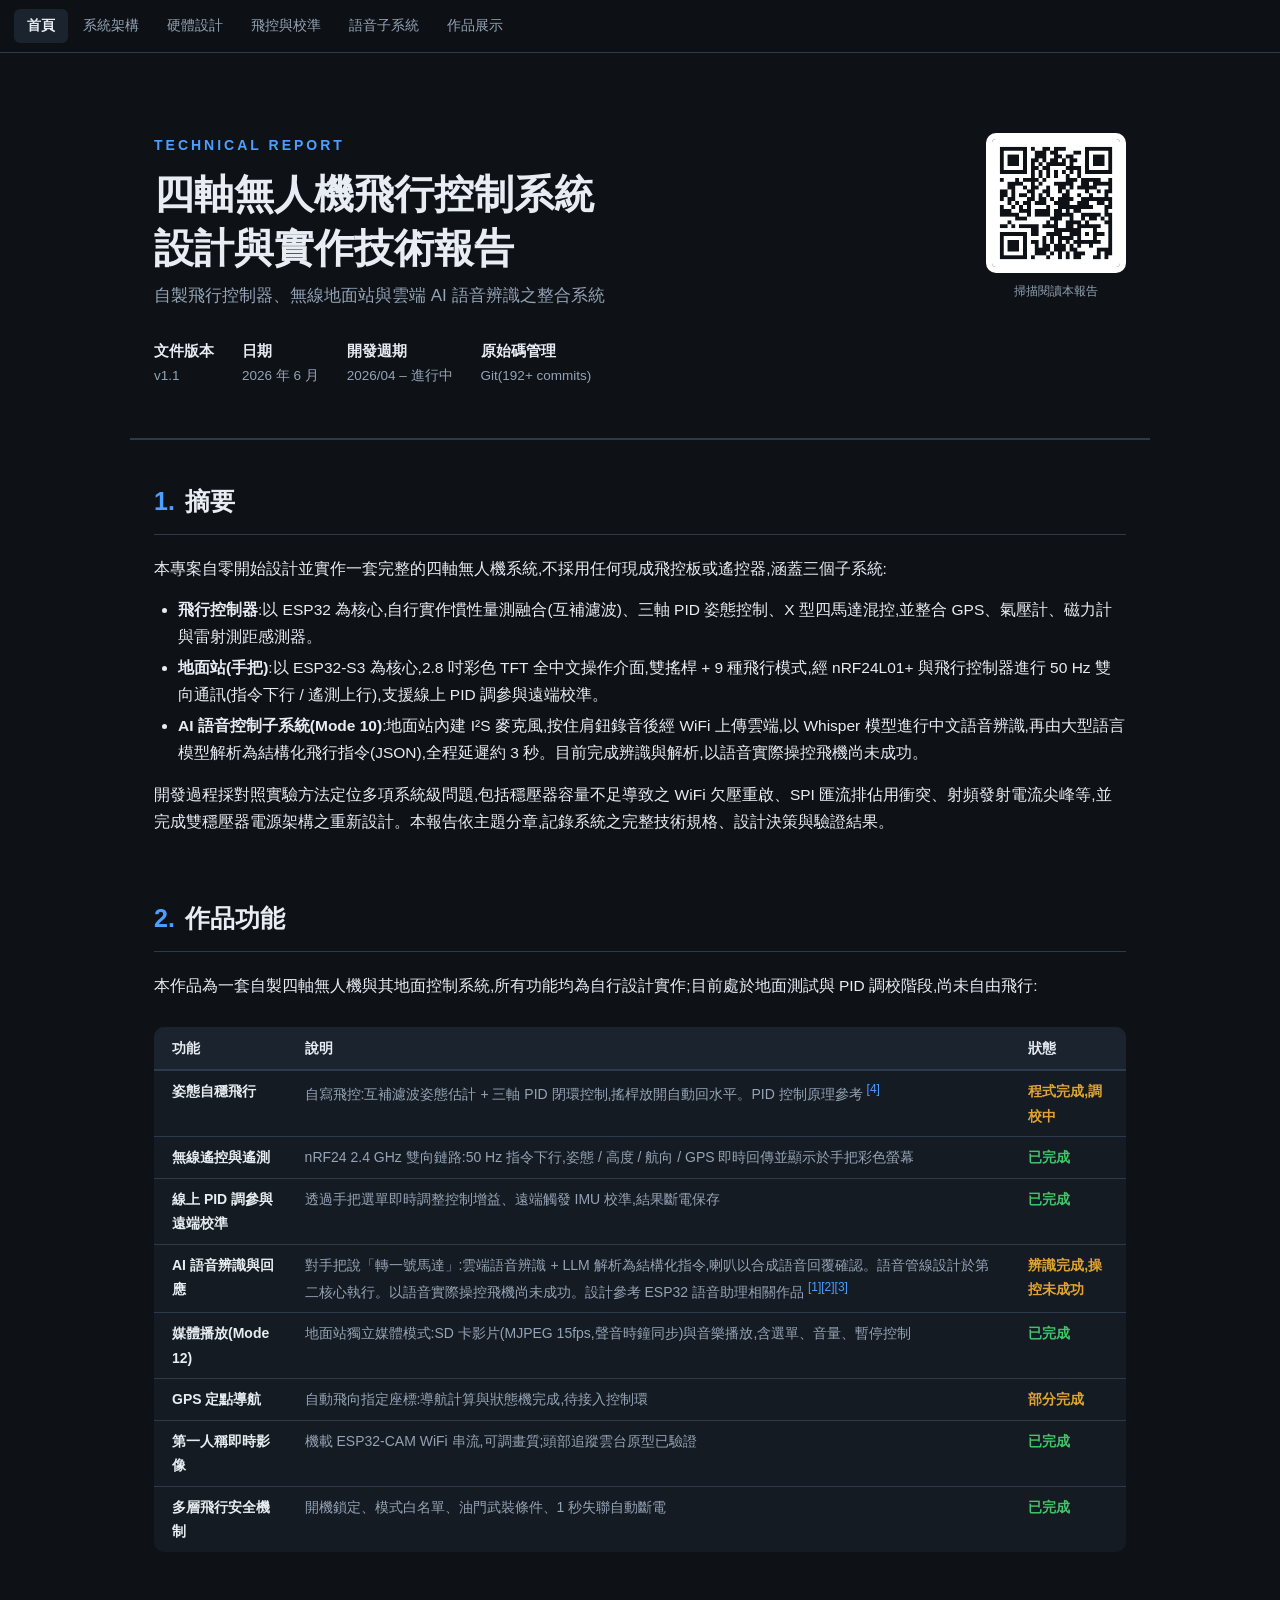
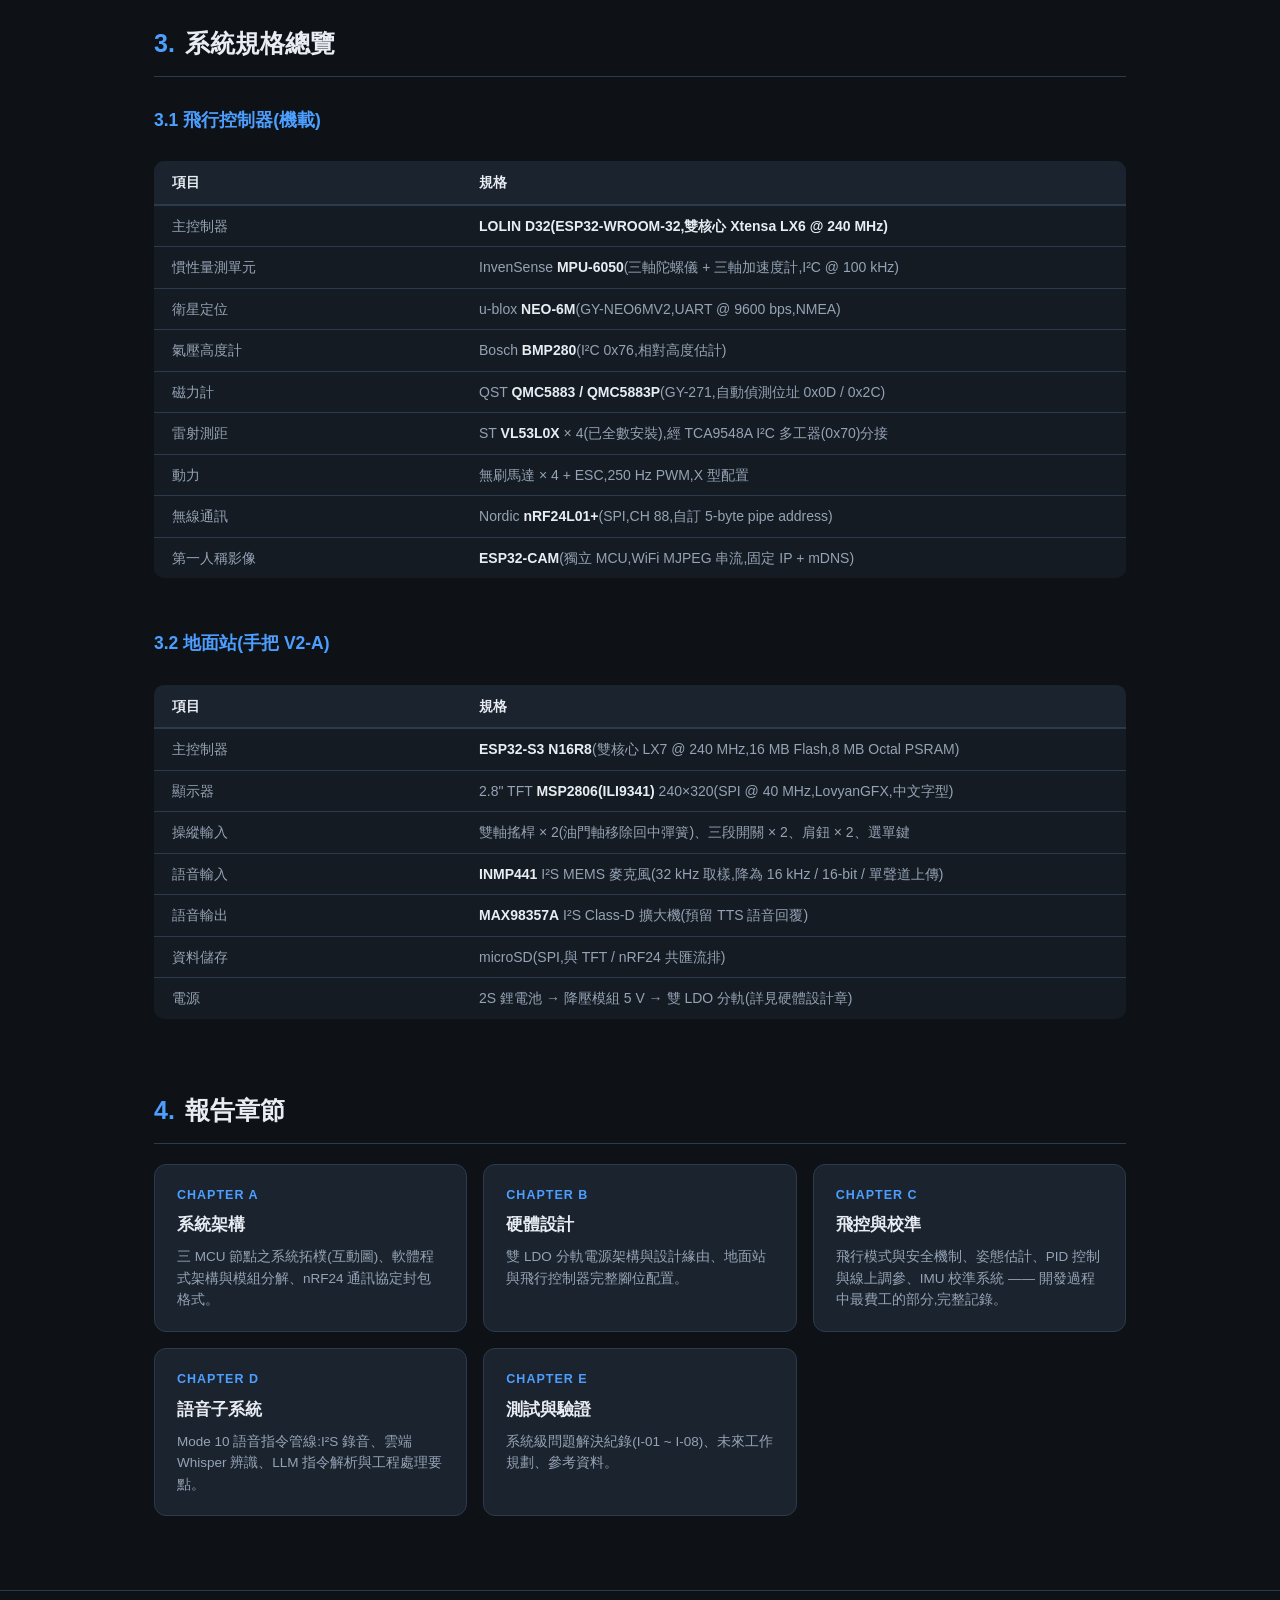
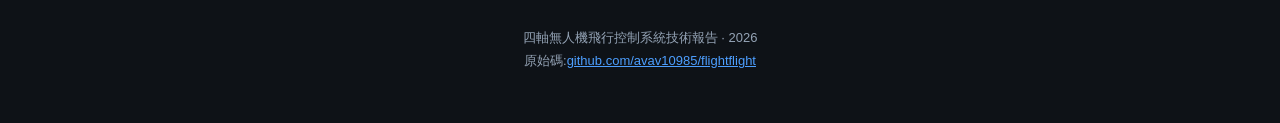
<file: docs/index.html>
<!DOCTYPE html>
<html lang="zh-Hant">
<head>
<meta charset="UTF-8">
<meta name="viewport" content="width=device-width, initial-scale=1.0">
<title>四軸無人機飛行控制系統 — 技術報告</title>
<link rel="stylesheet" href="style.css">
</head>
<body>

<nav>
  <a href="index.html" class="active">首頁</a>
  <a href="architecture.html">系統架構</a>
  <a href="hardware.html">硬體設計</a>
  <a href="control.html">飛控與校準</a>
  <a href="voice.html">語音子系統</a>
  <a href="testing.html">作品展示</a>
</nav>

<header class="cover">
  <div class="cover-text">
    <div class="doc-type">TECHNICAL REPORT</div>
    <h1>四軸無人機飛行控制系統<br>設計與實作技術報告</h1>
    <div class="subtitle">自製飛行控制器、無線地面站與雲端 AI 語音辨識之整合系統</div>
    <div class="meta">
      <div><b>文件版本</b>v1.1</div>
      <div><b>日期</b>2026 年 6 月</div>
      <div><b>開發週期</b>2026/04 – 進行中</div>
      <div><b>原始碼管理</b>Git(192+ commits)</div>
    </div>
  </div>
  <div class="cover-qr">
    <img src="qr.png" alt="本報告網址 QR code">
    <span>掃描閱讀本報告</span>
  </div>
</header>

<section>
  <h2><span class="no">1.</span>摘要</h2>
  <p>本專案自零開始設計並實作一套完整的四軸無人機系統,不採用任何現成飛控板或遙控器,涵蓋三個子系統:</p>
  <ul>
    <li><b>飛行控制器</b>:以 ESP32 為核心,自行實作慣性量測融合(互補濾波)、三軸 PID 姿態控制、X 型四馬達混控,並整合 GPS、氣壓計、磁力計與雷射測距感測器。</li>
    <li><b>地面站(手把)</b>:以 ESP32-S3 為核心,2.8 吋彩色 TFT 全中文操作介面,雙搖桿 + 9 種飛行模式,經 nRF24L01+ 與飛行控制器進行 50 Hz 雙向通訊(指令下行 / 遙測上行),支援線上 PID 調參與遠端校準。</li>
    <li><b>AI 語音控制子系統(Mode 10)</b>:地面站內建 I²S 麥克風,按住肩鈕錄音後經 WiFi 上傳雲端,以 Whisper 模型進行中文語音辨識,再由大型語言模型解析為結構化飛行指令(JSON),全程延遲約 3 秒。目前完成辨識與解析,以語音實際操控飛機尚未成功。</li>
  </ul>
  <p>開發過程採對照實驗方法定位多項系統級問題,包括穩壓器容量不足導致之 WiFi 欠壓重啟、SPI 匯流排佔用衝突、射頻發射電流尖峰等,並完成雙穩壓器電源架構之重新設計。本報告依主題分章,記錄系統之完整技術規格、設計決策與驗證結果。</p>
</section>

<section>
  <h2><span class="no">2.</span>作品功能</h2>
  <p>本作品為一套自製四軸無人機與其地面控制系統,所有功能均為自行設計實作;目前處於地面測試與 PID 調校階段,尚未自由飛行:</p>
  <div class="table-scroll"><table>
    <tr><th>功能</th><th>說明</th><th>狀態</th></tr>
    <tr><td><b>姿態自穩飛行</b></td><td>自寫飛控:互補濾波姿態估計 + 三軸 PID 閉環控制,搖桿放開自動回水平。PID 控制原理參考 <a class="cite" href="testing.html#refs">[4]</a></td><td class="st-part">程式完成,調校中</td></tr>
    <tr><td><b>無線遙控與遙測</b></td><td>nRF24 2.4 GHz 雙向鏈路:50 Hz 指令下行,姿態 / 高度 / 航向 / GPS 即時回傳並顯示於手把彩色螢幕</td><td class="st-done">已完成</td></tr>
    <tr><td><b>線上 PID 調參與遠端校準</b></td><td>透過手把選單即時調整控制增益、遠端觸發 IMU 校準,結果斷電保存</td><td class="st-done">已完成</td></tr>
    <tr><td><b>AI 語音辨識與回應</b></td><td>對手把說「轉一號馬達」:雲端語音辨識 + LLM 解析為結構化指令,喇叭以合成語音回覆確認。語音管線設計於第二核心執行。以語音實際操控飛機尚未成功。設計參考 ESP32 語音助理相關作品 <a class="cite" href="testing.html#refs">[1][2][3]</a></td><td class="st-part">辨識完成,操控未成功</td></tr>
    <tr><td><b>媒體播放(Mode 12)</b></td><td>地面站獨立媒體模式:SD 卡影片(MJPEG 15fps,聲音時鐘同步)與音樂播放,含選單、音量、暫停控制</td><td class="st-done">已完成</td></tr>
    <tr><td><b>GPS 定點導航</b></td><td>自動飛向指定座標:導航計算與狀態機完成,待接入控制環</td><td class="st-part">部分完成</td></tr>
    <tr><td><b>第一人稱即時影像</b></td><td>機載 ESP32-CAM WiFi 串流,可調畫質;頭部追蹤雲台原型已驗證</td><td class="st-done">已完成</td></tr>
    <tr><td><b>多層飛行安全機制</b></td><td>開機鎖定、模式白名單、油門武裝條件、1 秒失聯自動斷電</td><td class="st-done">已完成</td></tr>
  </table></div>
</section>

<section>
  <h2><span class="no">3.</span>系統規格總覽</h2>

  <h3>3.1 飛行控制器(機載)</h3>
  <div class="table-scroll"><table>
    <tr><th style="width:32%">項目</th><th>規格</th></tr>
    <tr><td>主控制器</td><td><b>LOLIN D32(ESP32-WROOM-32,雙核心 Xtensa LX6 @ 240 MHz)</b></td></tr>
    <tr><td>慣性量測單元</td><td>InvenSense <b>MPU-6050</b>(三軸陀螺儀 + 三軸加速度計,I²C @ 100 kHz)</td></tr>
    <tr><td>衛星定位</td><td>u-blox <b>NEO-6M</b>(GY-NEO6MV2,UART @ 9600 bps,NMEA)</td></tr>
    <tr><td>氣壓高度計</td><td>Bosch <b>BMP280</b>(I²C 0x76,相對高度估計)</td></tr>
    <tr><td>磁力計</td><td>QST <b>QMC5883 / QMC5883P</b>(GY-271,自動偵測位址 0x0D / 0x2C)</td></tr>
    <tr><td>雷射測距</td><td>ST <b>VL53L0X</b> × 4(已全數安裝),經 TCA9548A I²C 多工器(0x70)分接</td></tr>
    <tr><td>動力</td><td>無刷馬達 × 4 + ESC,250 Hz PWM,X 型配置</td></tr>
    <tr><td>無線通訊</td><td>Nordic <b>nRF24L01+</b>(SPI,CH 88,自訂 5-byte pipe address)</td></tr>
    <tr><td>第一人稱影像</td><td><b>ESP32-CAM</b>(獨立 MCU,WiFi MJPEG 串流,固定 IP + mDNS)</td></tr>
  </table></div>

  <h3>3.2 地面站(手把 V2-A)</h3>
  <div class="table-scroll"><table>
    <tr><th style="width:32%">項目</th><th>規格</th></tr>
    <tr><td>主控制器</td><td><b>ESP32-S3 N16R8</b>(雙核心 LX7 @ 240 MHz,16 MB Flash,8 MB Octal PSRAM)</td></tr>
    <tr><td>顯示器</td><td>2.8" TFT <b>MSP2806(ILI9341)</b> 240×320(SPI @ 40 MHz,LovyanGFX,中文字型)</td></tr>
    <tr><td>操縱輸入</td><td>雙軸搖桿 × 2(油門軸移除回中彈簧)、三段開關 × 2、肩鈕 × 2、選單鍵</td></tr>
    <tr><td>語音輸入</td><td><b>INMP441</b> I²S MEMS 麥克風(32 kHz 取樣,降為 16 kHz / 16-bit / 單聲道上傳)</td></tr>
    <tr><td>語音輸出</td><td><b>MAX98357A</b> I²S Class-D 擴大機(預留 TTS 語音回覆)</td></tr>
    <tr><td>資料儲存</td><td>microSD(SPI,與 TFT / nRF24 共匯流排)</td></tr>
    <tr><td>電源</td><td>2S 鋰電池 → 降壓模組 5 V → 雙 LDO 分軌(詳見硬體設計章)</td></tr>
  </table></div>
</section>

<section>
  <h2><span class="no">4.</span>報告章節</h2>
  <div class="chapter-cards">
    <a href="architecture.html">
      <div class="ch-no">CHAPTER A</div>
      <h3>系統架構</h3>
      <p>三 MCU 節點之系統拓樸(互動圖)、軟體程式架構與模組分解、nRF24 通訊協定封包格式。</p>
    </a>
    <a href="hardware.html">
      <div class="ch-no">CHAPTER B</div>
      <h3>硬體設計</h3>
      <p>雙 LDO 分軌電源架構與設計緣由、地面站與飛行控制器完整腳位配置。</p>
    </a>
    <a href="control.html">
      <div class="ch-no">CHAPTER C</div>
      <h3>飛控與校準</h3>
      <p>飛行模式與安全機制、姿態估計、PID 控制與線上調參、IMU 校準系統 —— 開發過程中最費工的部分,完整記錄。</p>
    </a>
    <a href="voice.html">
      <div class="ch-no">CHAPTER D</div>
      <h3>語音子系統</h3>
      <p>Mode 10 語音指令管線:I²S 錄音、雲端 Whisper 辨識、LLM 指令解析與工程處理要點。</p>
    </a>
    <a href="testing.html">
      <div class="ch-no">CHAPTER E</div>
      <h3>測試與驗證</h3>
      <p>系統級問題解決紀錄(I-01 ~ I-08)、未來工作規劃、參考資料。</p>
    </a>
  </div>
</section>

<footer>
  四軸無人機飛行控制系統技術報告 · 2026<br>
  原始碼:<a href="https://github.com/avav10985/flightflight" target="_blank">github.com/avav10985/flightflight</a>
</footer>
</body>
</html>
</file>
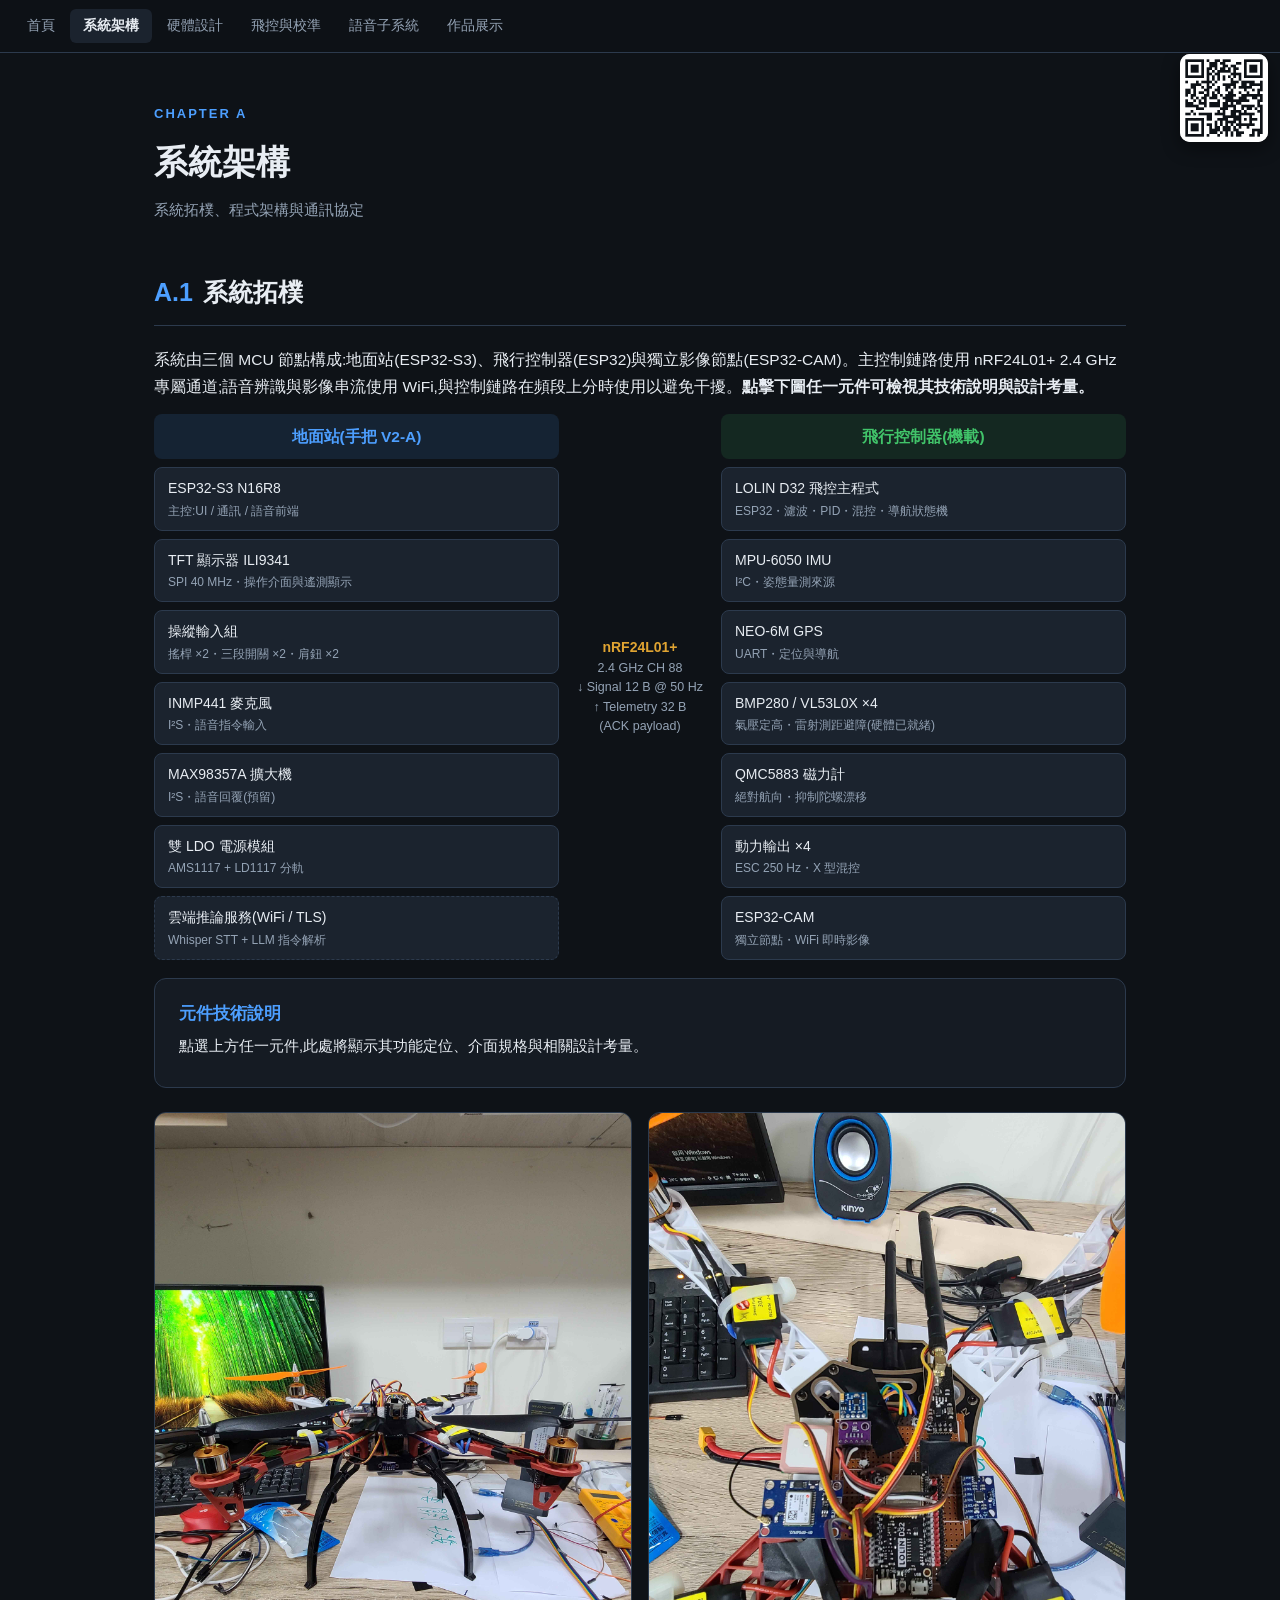
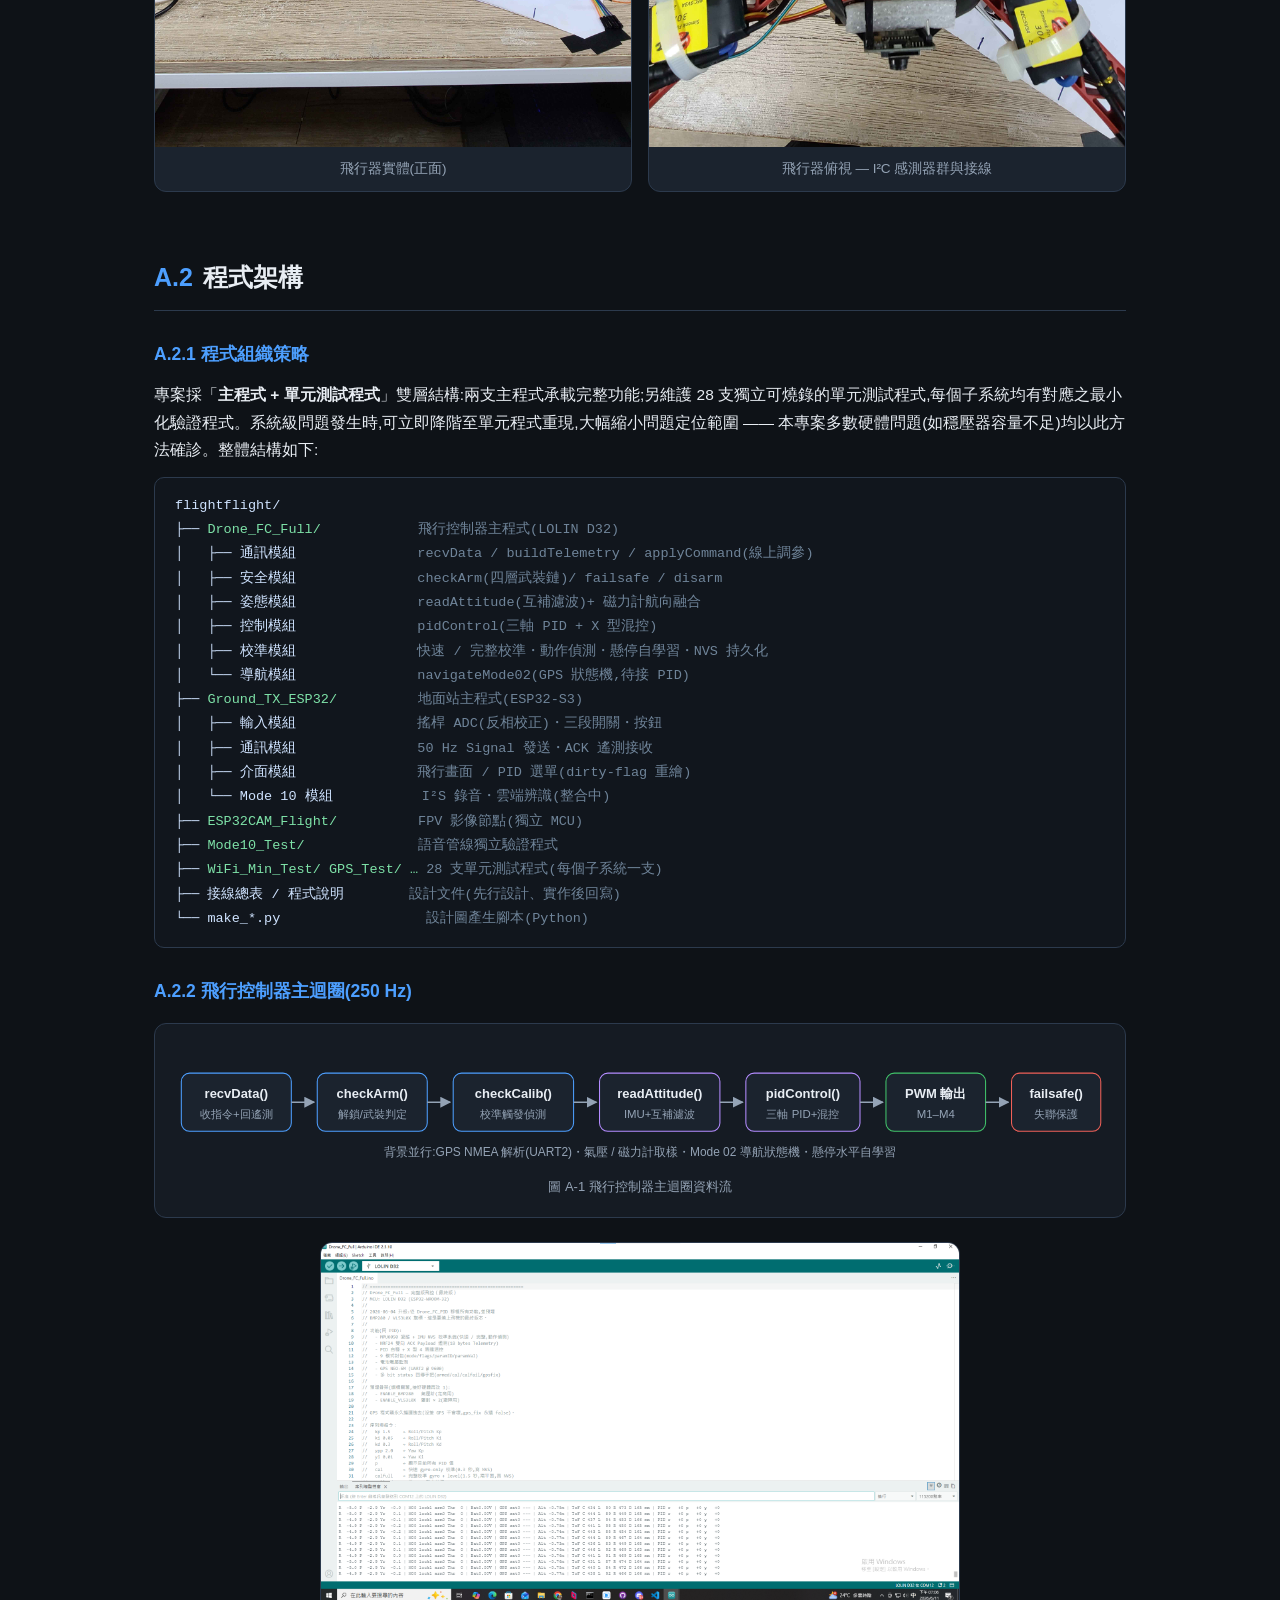
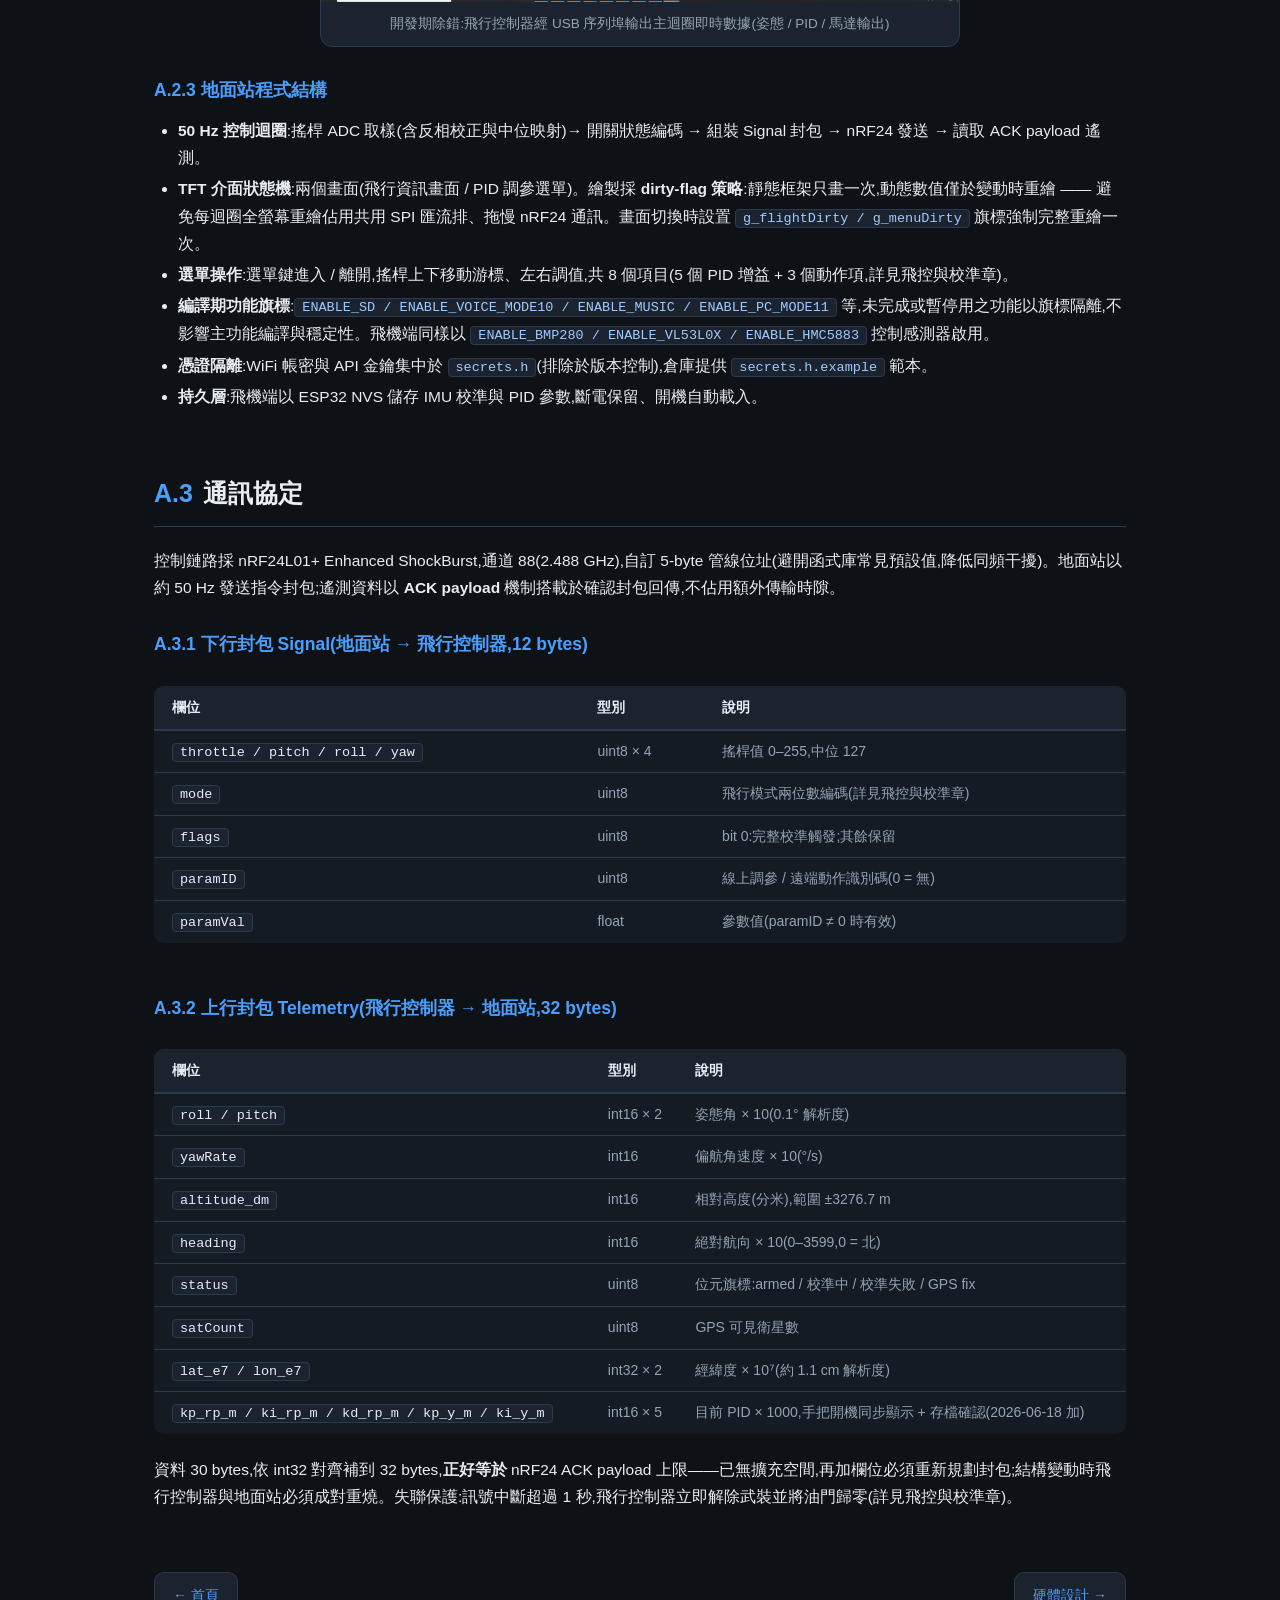
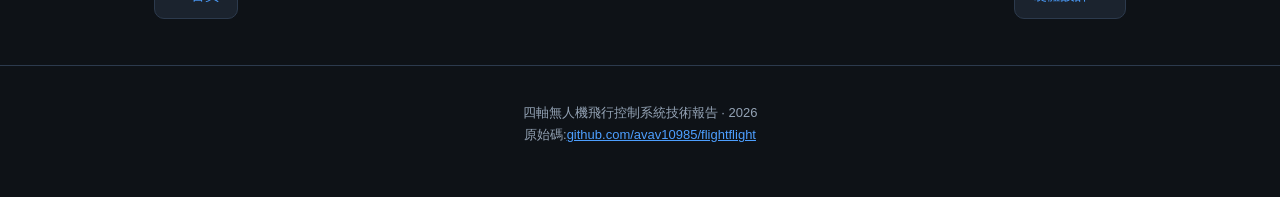
<file: docs/architecture.html>
<!DOCTYPE html>
<html lang="zh-Hant">
<head>
<meta charset="UTF-8">
<meta name="viewport" content="width=device-width, initial-scale=1.0">
<title>系統架構 — 四軸無人機技術報告</title>
<link rel="stylesheet" href="style.css">
</head>
<body>

<div class="qr-fixed">
  <a href="index.html" title="本報告網址">
    <img src="qr.png" alt="本報告網址 QR code">
  </a>
</div>

<nav>
  <a href="index.html">首頁</a>
  <a href="architecture.html" class="active">系統架構</a>
  <a href="hardware.html">硬體設計</a>
  <a href="control.html">飛控與校準</a>
  <a href="voice.html">語音子系統</a>
  <a href="testing.html">作品展示</a>
</nav>

<div class="page-head">
  <div class="crumb">CHAPTER A</div>
  <h1>系統架構</h1>
  <div class="desc">系統拓樸、程式架構與通訊協定</div>
</div>

<!-- ============ A.1 系統拓樸 ============ -->
<section>
  <h2><span class="no">A.1</span>系統拓樸</h2>
  <p>系統由三個 MCU 節點構成:地面站(ESP32-S3)、飛行控制器(ESP32)與獨立影像節點(ESP32-CAM)。主控制鏈路使用 nRF24L01+ 2.4 GHz 專屬通道;語音辨識與影像串流使用 WiFi,與控制鏈路在頻段上分時使用以避免干擾。<b>點擊下圖任一元件可檢視其技術說明與設計考量。</b></p>

  <div class="arch">
    <div class="arch-col col-handle">
      <h4>地面站(手把 V2-A)</h4>
      <div class="node" data-k="s3">ESP32-S3 N16R8 <small>主控:UI / 通訊 / 語音前端</small></div>
      <div class="node" data-k="tft">TFT 顯示器 ILI9341 <small>SPI 40 MHz・操作介面與遙測顯示</small></div>
      <div class="node" data-k="joy">操縱輸入組 <small>搖桿 ×2・三段開關 ×2・肩鈕 ×2</small></div>
      <div class="node" data-k="mic">INMP441 麥克風 <small>I²S・語音指令輸入</small></div>
      <div class="node" data-k="spk">MAX98357A 擴大機 <small>I²S・語音回覆(預留)</small></div>
      <div class="node" data-k="pwr">雙 LDO 電源模組 <small>AMS1117 + LD1117 分軌</small></div>
      <div class="node cloud" data-k="cloud">雲端推論服務(WiFi / TLS) <small>Whisper STT + LLM 指令解析</small></div>
    </div>

    <div class="arch-link">
      <b>nRF24L01+</b><br>2.4 GHz CH 88<br>↓ Signal 12 B @ 50 Hz<br>↑ Telemetry 32 B<br>(ACK payload)
    </div>

    <div class="arch-col col-drone">
      <h4>飛行控制器(機載)</h4>
      <div class="node" data-k="fc">LOLIN D32 飛控主程式 <small>ESP32・濾波・PID・混控・導航狀態機</small></div>
      <div class="node" data-k="imu">MPU-6050 IMU <small>I²C・姿態量測來源</small></div>
      <div class="node" data-k="gps">NEO-6M GPS <small>UART・定位與導航</small></div>
      <div class="node" data-k="baro">BMP280 / VL53L0X ×4 <small>氣壓定高・雷射測距避障(硬體已就緒)</small></div>
      <div class="node" data-k="mag">QMC5883 磁力計 <small>絕對航向・抑制陀螺漂移</small></div>
      <div class="node" data-k="motor">動力輸出 ×4 <small>ESC 250 Hz・X 型混控</small></div>
      <div class="node" data-k="cam">ESP32-CAM <small>獨立節點・WiFi 即時影像</small></div>
    </div>
  </div>

  <div class="arch-detail" id="archDetail">
    <h4>元件技術說明</h4>
    <p>點選上方任一元件,此處將顯示其功能定位、介面規格與相關設計考量。</p>
  </div>

  <div class="media-grid" style="margin-top:24px">
    <figure><img src="media/drone-front.jpg" alt="飛行器正面" loading="lazy"><figcaption>飛行器實體(正面)</figcaption></figure>
    <figure><img src="media/drone-top.jpg" alt="飛行器俯視" loading="lazy"><figcaption>飛行器俯視 — I²C 感測器群與接線</figcaption></figure>
  </div>
</section>

<!-- ============ A.2 程式架構 ============ -->
<section>
  <h2><span class="no">A.2</span>程式架構</h2>

  <h3>A.2.1 程式組織策略</h3>
  <p>專案採「<b>主程式 + 單元測試程式</b>」雙層結構:兩支主程式承載完整功能;另維護 28 支獨立可燒錄的單元測試程式,每個子系統均有對應之最小化驗證程式。系統級問題發生時,可立即降階至單元程式重現,大幅縮小問題定位範圍 —— 本專案多數硬體問題(如穩壓器容量不足)均以此方法確診。整體結構如下:</p>

  <div class="codeblock">flightflight/
├── <span class="fn">Drone_FC_Full/</span>            <span class="cm">飛行控制器主程式(LOLIN D32)</span>
│   ├── 通訊模組               <span class="cm">recvData / buildTelemetry / applyCommand(線上調參)</span>
│   ├── 安全模組               <span class="cm">checkArm(四層武裝鏈)/ failsafe / disarm</span>
│   ├── 姿態模組               <span class="cm">readAttitude(互補濾波)+ 磁力計航向融合</span>
│   ├── 控制模組               <span class="cm">pidControl(三軸 PID + X 型混控)</span>
│   ├── 校準模組               <span class="cm">快速 / 完整校準・動作偵測・懸停自學習・NVS 持久化</span>
│   └── 導航模組               <span class="cm">navigateMode02(GPS 狀態機,待接 PID)</span>
├── <span class="fn">Ground_TX_ESP32/</span>          <span class="cm">地面站主程式(ESP32-S3)</span>
│   ├── 輸入模組               <span class="cm">搖桿 ADC(反相校正)・三段開關・按鈕</span>
│   ├── 通訊模組               <span class="cm">50 Hz Signal 發送・ACK 遙測接收</span>
│   ├── 介面模組               <span class="cm">飛行畫面 / PID 選單(dirty-flag 重繪)</span>
│   └── Mode 10 模組           <span class="cm">I²S 錄音・雲端辨識(整合中)</span>
├── <span class="fn">ESP32CAM_Flight/</span>          <span class="cm">FPV 影像節點(獨立 MCU)</span>
├── <span class="fn">Mode10_Test/</span>              <span class="cm">語音管線獨立驗證程式</span>
├── <span class="fn">WiFi_Min_Test/ GPS_Test/ …</span> <span class="cm">28 支單元測試程式(每個子系統一支)</span>
├── 接線總表 / 程式說明        <span class="cm">設計文件(先行設計、實作後回寫)</span>
└── make_*.py                  <span class="cm">設計圖產生腳本(Python)</span></div>

  <h3>A.2.2 飛行控制器主迴圈(250 Hz)</h3>
  <div class="diagram">
    <svg viewBox="0 0 900 120" font-family="'Noto Sans TC',sans-serif">
      <defs>
        <marker id="arA" viewBox="0 0 10 10" refX="9" refY="5" markerWidth="7" markerHeight="7" orient="auto">
          <path d="M0 0 L10 5 L0 10 z" fill="#94a3b5"/>
        </marker>
      </defs>
      <g font-size="12.5" text-anchor="middle">
        <rect x="8"   y="30" width="106" height="56" rx="8" fill="#1b232e" stroke="#4d9fff"/>
        <text x="61"  y="54" fill="#e8edf3" font-weight="bold">recvData()</text>
        <text x="61"  y="73" fill="#94a3b5" font-size="11">收指令+回遙測</text>
        <line x1="114" y1="58" x2="136" y2="58" stroke="#94a3b5" stroke-width="1.5" marker-end="url(#arA)"/>
        <rect x="139" y="30" width="106" height="56" rx="8" fill="#1b232e" stroke="#4d9fff"/>
        <text x="192" y="54" fill="#e8edf3" font-weight="bold">checkArm()</text>
        <text x="192" y="73" fill="#94a3b5" font-size="11">解鎖/武裝判定</text>
        <line x1="245" y1="58" x2="267" y2="58" stroke="#94a3b5" stroke-width="1.5" marker-end="url(#arA)"/>
        <rect x="270" y="30" width="116" height="56" rx="8" fill="#1b232e" stroke="#4d9fff"/>
        <text x="328" y="54" fill="#e8edf3" font-weight="bold">checkCalib()</text>
        <text x="328" y="73" fill="#94a3b5" font-size="11">校準觸發偵測</text>
        <line x1="386" y1="58" x2="408" y2="58" stroke="#94a3b5" stroke-width="1.5" marker-end="url(#arA)"/>
        <rect x="411" y="30" width="116" height="56" rx="8" fill="#1b232e" stroke="#b48cff"/>
        <text x="469" y="54" fill="#e8edf3" font-weight="bold">readAttitude()</text>
        <text x="469" y="73" fill="#94a3b5" font-size="11">IMU+互補濾波</text>
        <line x1="527" y1="58" x2="549" y2="58" stroke="#94a3b5" stroke-width="1.5" marker-end="url(#arA)"/>
        <rect x="552" y="30" width="110" height="56" rx="8" fill="#1b232e" stroke="#b48cff"/>
        <text x="607" y="54" fill="#e8edf3" font-weight="bold">pidControl()</text>
        <text x="607" y="73" fill="#94a3b5" font-size="11">三軸 PID+混控</text>
        <line x1="662" y1="58" x2="684" y2="58" stroke="#94a3b5" stroke-width="1.5" marker-end="url(#arA)"/>
        <rect x="687" y="30" width="96" height="56" rx="8" fill="#1b232e" stroke="#41c46a"/>
        <text x="735" y="54" fill="#e8edf3" font-weight="bold">PWM 輸出</text>
        <text x="735" y="73" fill="#94a3b5" font-size="11">M1–M4</text>
        <line x1="783" y1="58" x2="805" y2="58" stroke="#94a3b5" stroke-width="1.5" marker-end="url(#arA)"/>
        <rect x="808" y="30" width="86" height="56" rx="8" fill="#1b232e" stroke="#f06058"/>
        <text x="851" y="54" fill="#e8edf3" font-weight="bold">failsafe()</text>
        <text x="851" y="73" fill="#94a3b5" font-size="11">失聯保護</text>
      </g>
      <text x="450" y="110" fill="#94a3b5" font-size="11.5" text-anchor="middle">背景並行:GPS NMEA 解析(UART2)・氣壓 / 磁力計取樣・Mode 02 導航狀態機・懸停水平自學習</text>
    </svg>
    <div class="cap">圖 A-1 飛行控制器主迴圈資料流</div>
  </div>

  <figure style="max-width:640px;margin:18px auto;background:var(--card);border:1px solid var(--line);border-radius:12px;overflow:hidden">
    <img src="media/drone-serial.png" alt="飛機端序列埠數據" style="width:100%;display:block" loading="lazy">
    <figcaption style="padding:10px 14px;font-size:13.5px;color:var(--dim);text-align:center">開發期除錯:飛行控制器經 USB 序列埠輸出主迴圈即時數據(姿態 / PID / 馬達輸出)</figcaption>
  </figure>

  <h3>A.2.3 地面站程式結構</h3>
  <ul>
    <li><b>50 Hz 控制迴圈</b>:搖桿 ADC 取樣(含反相校正與中位映射)→ 開關狀態編碼 → 組裝 Signal 封包 → nRF24 發送 → 讀取 ACK payload 遙測。</li>
    <li><b>TFT 介面狀態機</b>:兩個畫面(飛行資訊畫面 / PID 調參選單)。繪製採 <b>dirty-flag 策略</b>:靜態框架只畫一次,動態數值僅於變動時重繪 —— 避免每迴圈全螢幕重繪佔用共用 SPI 匯流排、拖慢 nRF24 通訊。畫面切換時設置 <code>g_flightDirty / g_menuDirty</code> 旗標強制完整重繪一次。</li>
    <li><b>選單操作</b>:選單鍵進入 / 離開,搖桿上下移動游標、左右調值,共 8 個項目(5 個 PID 增益 + 3 個動作項,詳見飛控與校準章)。</li>
    <li><b>編譯期功能旗標</b>:<code>ENABLE_SD / ENABLE_VOICE_MODE10 / ENABLE_MUSIC / ENABLE_PC_MODE11</code> 等,未完成或暫停用之功能以旗標隔離,不影響主功能編譯與穩定性。飛機端同樣以 <code>ENABLE_BMP280 / ENABLE_VL53L0X / ENABLE_HMC5883</code> 控制感測器啟用。</li>
    <li><b>憑證隔離</b>:WiFi 帳密與 API 金鑰集中於 <code>secrets.h</code>(排除於版本控制),倉庫提供 <code>secrets.h.example</code> 範本。</li>
    <li><b>持久層</b>:飛機端以 ESP32 NVS 儲存 IMU 校準與 PID 參數,斷電保留、開機自動載入。</li>
  </ul>
</section>

<!-- ============ A.3 通訊協定 ============ -->
<section>
  <h2><span class="no">A.3</span>通訊協定</h2>
  <p>控制鏈路採 nRF24L01+ Enhanced ShockBurst,通道 88(2.488 GHz),自訂 5-byte 管線位址(避開函式庫常見預設值,降低同頻干擾)。地面站以約 50 Hz 發送指令封包;遙測資料以 <b>ACK payload</b> 機制搭載於確認封包回傳,不佔用額外傳輸時隙。</p>

  <h3>A.3.1 下行封包 Signal(地面站 → 飛行控制器,12 bytes)</h3>
  <div class="table-scroll"><table>
    <tr><th>欄位</th><th>型別</th><th>說明</th></tr>
    <tr><td><code>throttle / pitch / roll / yaw</code></td><td>uint8 × 4</td><td>搖桿值 0–255,中位 127</td></tr>
    <tr><td><code>mode</code></td><td>uint8</td><td>飛行模式兩位數編碼(詳見飛控與校準章)</td></tr>
    <tr><td><code>flags</code></td><td>uint8</td><td>bit 0:完整校準觸發;其餘保留</td></tr>
    <tr><td><code>paramID</code></td><td>uint8</td><td>線上調參 / 遠端動作識別碼(0 = 無)</td></tr>
    <tr><td><code>paramVal</code></td><td>float</td><td>參數值(paramID ≠ 0 時有效)</td></tr>
  </table></div>

  <h3>A.3.2 上行封包 Telemetry(飛行控制器 → 地面站,32 bytes)</h3>
  <div class="table-scroll"><table>
    <tr><th>欄位</th><th>型別</th><th>說明</th></tr>
    <tr><td><code>roll / pitch</code></td><td>int16 × 2</td><td>姿態角 × 10(0.1° 解析度)</td></tr>
    <tr><td><code>yawRate</code></td><td>int16</td><td>偏航角速度 × 10(°/s)</td></tr>
    <tr><td><code>altitude_dm</code></td><td>int16</td><td>相對高度(分米),範圍 ±3276.7 m</td></tr>
    <tr><td><code>heading</code></td><td>int16</td><td>絕對航向 × 10(0–3599,0 = 北)</td></tr>
    <tr><td><code>status</code></td><td>uint8</td><td>位元旗標:armed / 校準中 / 校準失敗 / GPS fix</td></tr>
    <tr><td><code>satCount</code></td><td>uint8</td><td>GPS 可見衛星數</td></tr>
    <tr><td><code>lat_e7 / lon_e7</code></td><td>int32 × 2</td><td>經緯度 × 10⁷(約 1.1 cm 解析度)</td></tr>
    <tr><td><code>kp_rp_m / ki_rp_m / kd_rp_m / kp_y_m / ki_y_m</code></td><td>int16 × 5</td><td>目前 PID × 1000,手把開機同步顯示 + 存檔確認(2026-06-18 加)</td></tr>
  </table></div>
  <p>資料 30 bytes,依 int32 對齊補到 32 bytes,<b>正好等於</b> nRF24 ACK payload 上限——已無擴充空間,再加欄位必須重新規劃封包;結構變動時飛行控制器與地面站必須成對重燒。失聯保護:訊號中斷超過 1 秒,飛行控制器立即解除武裝並將油門歸零(詳見飛控與校準章)。</p>
</section>

<div class="pager">
  <a href="index.html">← 首頁</a>
  <a href="hardware.html">硬體設計 →</a>
</div>

<footer>
  四軸無人機飛行控制系統技術報告 · 2026<br>
  原始碼:<a href="https://github.com/avav10985/flightflight" target="_blank">github.com/avav10985/flightflight</a>
</footer>

<script>
const ARCH_INFO = {
  s3: ["ESP32-S3 N16R8 — 地面站主控制器",
    "雙核心 Xtensa LX7 @ 240 MHz、16 MB Flash、8 MB Octal PSRAM。負責 50 Hz 控制迴圈(搖桿取樣 → 封包發送 → 遙測接收)、TFT 介面繪製,以及 Mode 10 之音訊擷取與雲端通訊。PSRAM 用於語音錄音緩衝(上限 8 秒 @ 16 kHz / 16-bit ≈ 256 KB)。",
    "選型備註:初版採用之低價 S3 模組板載穩壓器僅約 300 mA,無法支撐 WiFi 工作,經對照實驗確認後更換為 1 A 穩壓器板型(問題 I-01)。"],
  tft: ["TFT 顯示器(ILI9341,240×320)",
    "SPI @ 40 MHz,LovyanGFX 驅動,內嵌中文字型。顯示飛行姿態、高度、航向、GPS 狀態、模式與 PID 調參選單。因電源互斥限制,序列埠於整合測試時不可用,本顯示器為唯一執行期輸出通道。",
    "介面選型:並列匯流排版本需 13 隻 GPIO,SPI 版本節省 9 隻;與 nRF24 / SD 共用匯流排,以 bus_shared 模式與獨立 CS 仲裁。"],
  joy: ["操縱輸入組",
    "雙軸搖桿 × 2(ADC 取樣;油門軸移除回中彈簧以保持油門位置)、三段開關 × 2(模式編碼)、肩鈕 × 2(左肩鈕兼語音 PTT)、選單鍵。",
    "實作備註:搖桿兩軸之電氣方向與操作直覺相反,於韌體端統一反相校正。"],
  mic: ["INMP441 I²S MEMS 麥克風",
    "全數位 I²S 介面輸出,以 32 kHz 取樣(與播放端共用 I²S 時脈),2:1 降採樣為 16 kHz / 16-bit 單聲道後寫入 PSRAM。數位介面可避開手把上 TFT、nRF24 與電源切換產生之類比雜訊。",
    "與擴大機共用 I²S BCLK / WS 時脈線(GPIO 11 / 12),資料線各自獨立(DIN 14 / DOUT 13)。"],
  spk: ["MAX98357A I²S Class-D 擴大機",
    "預留語音回覆(TTS)輸出。shutdown 腳(GPIO 18)於開機即拉低靜音,僅於播放時致能,消除 I²S 時脈串擾被放大之雜訊(問題 I-04)。", ""],
  pwr: ["雙 LDO 分軌電源",
    "2S 鋰電池 → 降壓模組 5 V → 板載 AMS1117(晶片軌)與外掛 LD1117 + 100 µF(周邊軌)。兩條 3.3 V 軌僅共地,WiFi 射頻電流尖峰不影響周邊供電。詳見硬體設計章。",
    "操作限制:USB 與電池嚴禁同時連接 —— 兩穩壓器輸出並聯將產生反向灌流,可能損壞 USB 主機。"],
  cloud: ["雲端推論服務(Mode 10)",
    "TLS 連線上傳 WAV 至 Whisper large-v3-turbo 進行中文語音辨識,轉錄文字再經 Llama-3.3-70B(few-shot + JSON 強制輸出)解析為結構化飛行指令。端到端延遲約 3 秒。詳見語音子系統章。", ""],
  fc: ["飛行控制主程式(LOLIN D32,ESP32-WROOM-32)",
    "主迴圈:IMU 讀取 → 互補濾波姿態解算 → 角度環 PID → X 型混控 → PWM 輸出,並行處理 nRF24 收發、GPS NMEA 解析、遙測組包與導航狀態機(圖 A-1)。",
    "驗證策略:Gyro / Manual / PID 三階段獨立程式逐層驗證。"],
  imu: ["MPU-6050 慣性量測單元",
    "三軸陀螺儀 + 三軸加速度計,I²C @ 100 kHz。互補濾波(0.98 / 0.02)融合出 roll / pitch 姿態角。",
    "校準資料(陀螺零偏、水平基準)存於 NVS,斷電保留;校準程序含動作偵測拒寫機制。詳見飛控與校準章。"],
  gps: ["NEO-6M 衛星定位模組",
    "UART @ 9600 bps,NMEA 解析取得經緯度(×10⁷ 定點數)、衛星數與訊號強度。Mode 02 之距離 / 方位角計算與導航狀態機已完成,待接入 PID 設定點。", ""],
  baro: ["BMP280 氣壓計 + VL53L0X 雷射測距 × 4",
    "氣壓計提供相對高度估計(定高用);雷射測距經 TCA9548A I²C 多工器掛載四顆(近地高度 + 多方向避障)。硬體已全數安裝、驅動就緒,等待高度控制環與避障邏輯實作。", ""],
  mag: ["QMC5883 磁力計(GY-271)",
    "提供絕對航向參考。韌體自動偵測三種常見晶片變體(HMC5883L 0x1E / QMC5883 0x0D / QMC5883P 0x2C)。偏航軸互補濾波以其讀值抑制陀螺積分漂移,為 GPS 導航之航向基準。", ""],
  motor: ["動力輸出(無刷馬達 × 4 + ESC)",
    "ESP32Servo 驅動 ESC,更新率 250 Hz,X 型配置混控,輸出限幅 [1000, 2000] µs。",
    "調校紀錄:初始 PID 增益過高,地面測試時輕推搖桿馬達即猛轉,已降至保守值並將最大傾角限制為 20°;穩定飛行調校進行中,尚未自由飛行。"],
  cam: ["ESP32-CAM 影像節點",
    "獨立第三 MCU,WiFi MJPEG 即時串流,固定 IP + mDNS 便於連線,支援即時調整畫質。規劃與手機頭部追蹤雲台整合。", ""]
};
document.querySelectorAll(".node").forEach(n => {
  n.addEventListener("click", () => {
    document.querySelectorAll(".node").forEach(x => x.classList.remove("sel"));
    n.classList.add("sel");
    const [title, desc, extra] = ARCH_INFO[n.dataset.k];
    const d = document.getElementById("archDetail");
    d.innerHTML = `<h4>${title}</h4><p>${desc}</p>` + (extra ? `<div class="extra">${extra}</div>` : "");
    if (window.innerWidth < 760) d.scrollIntoView({behavior: "smooth", block: "nearest"});
  });
});
</script>
</body>
</html>
</file>
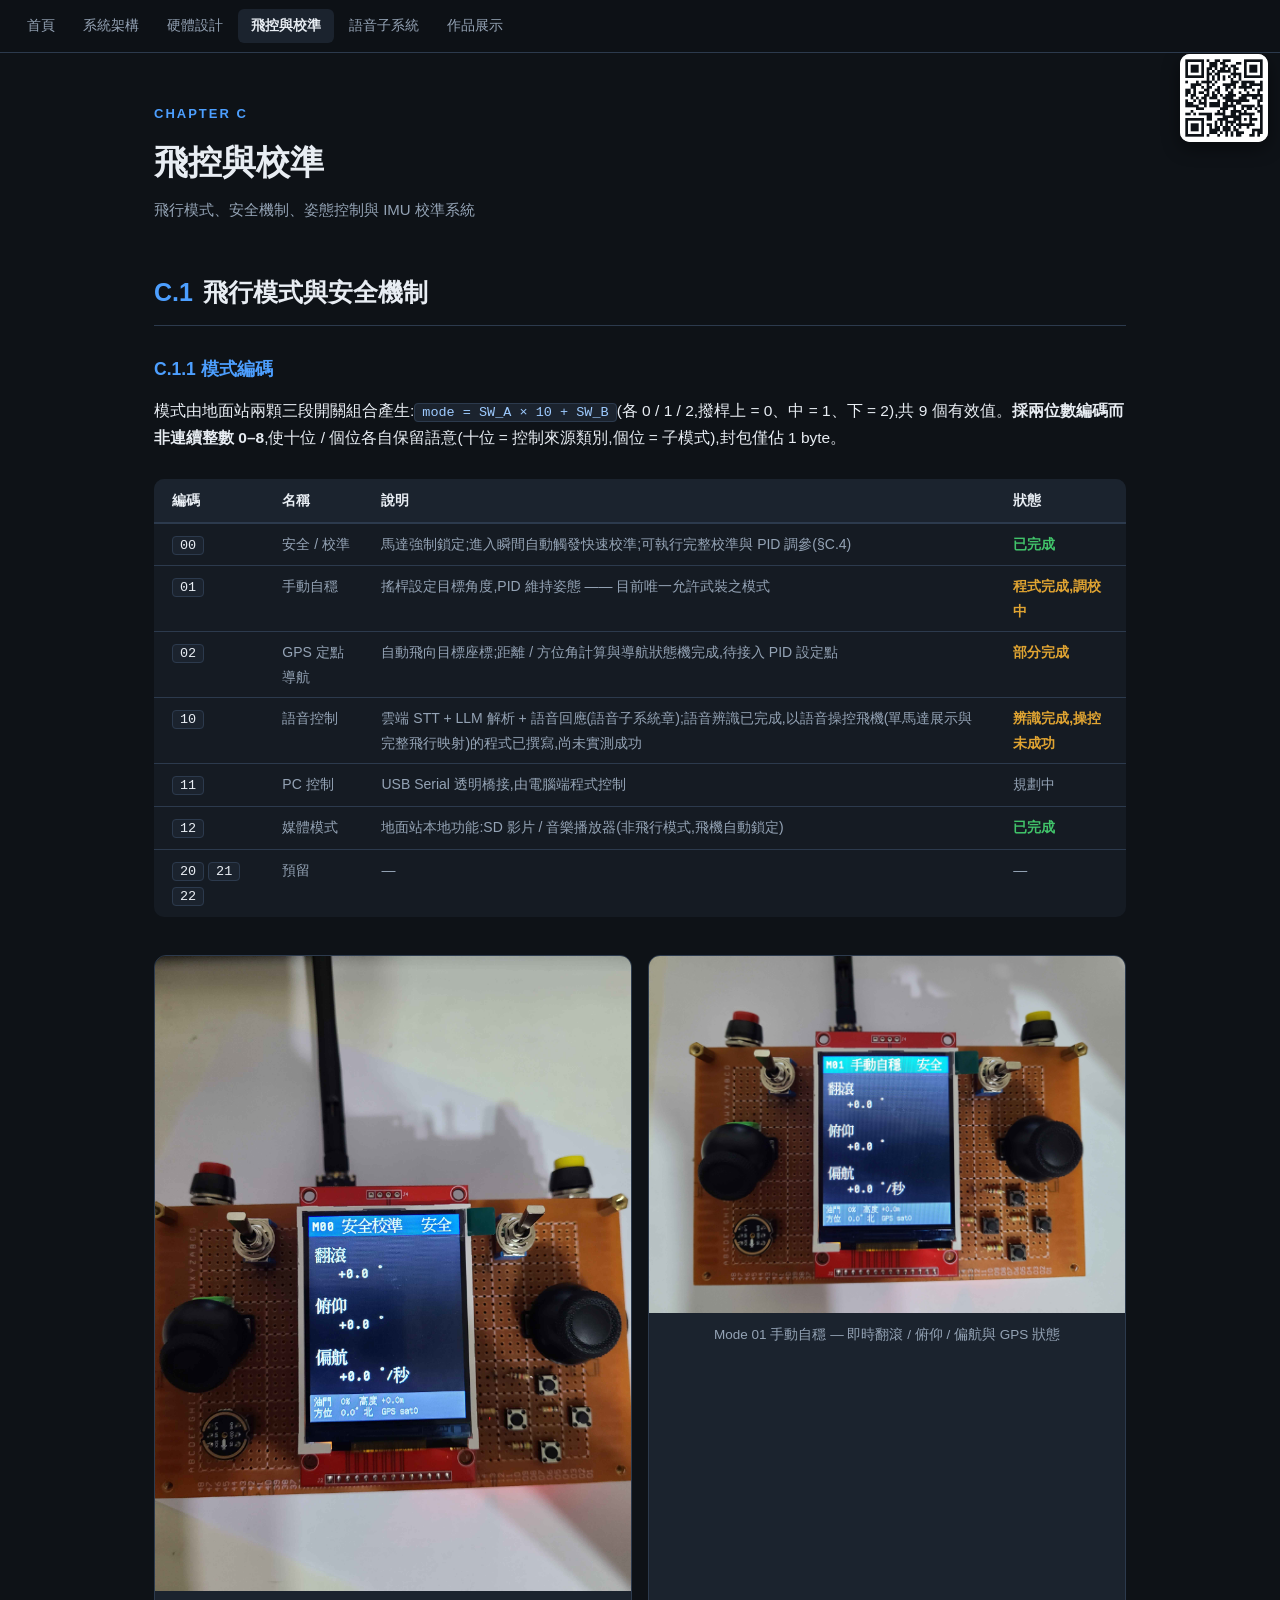
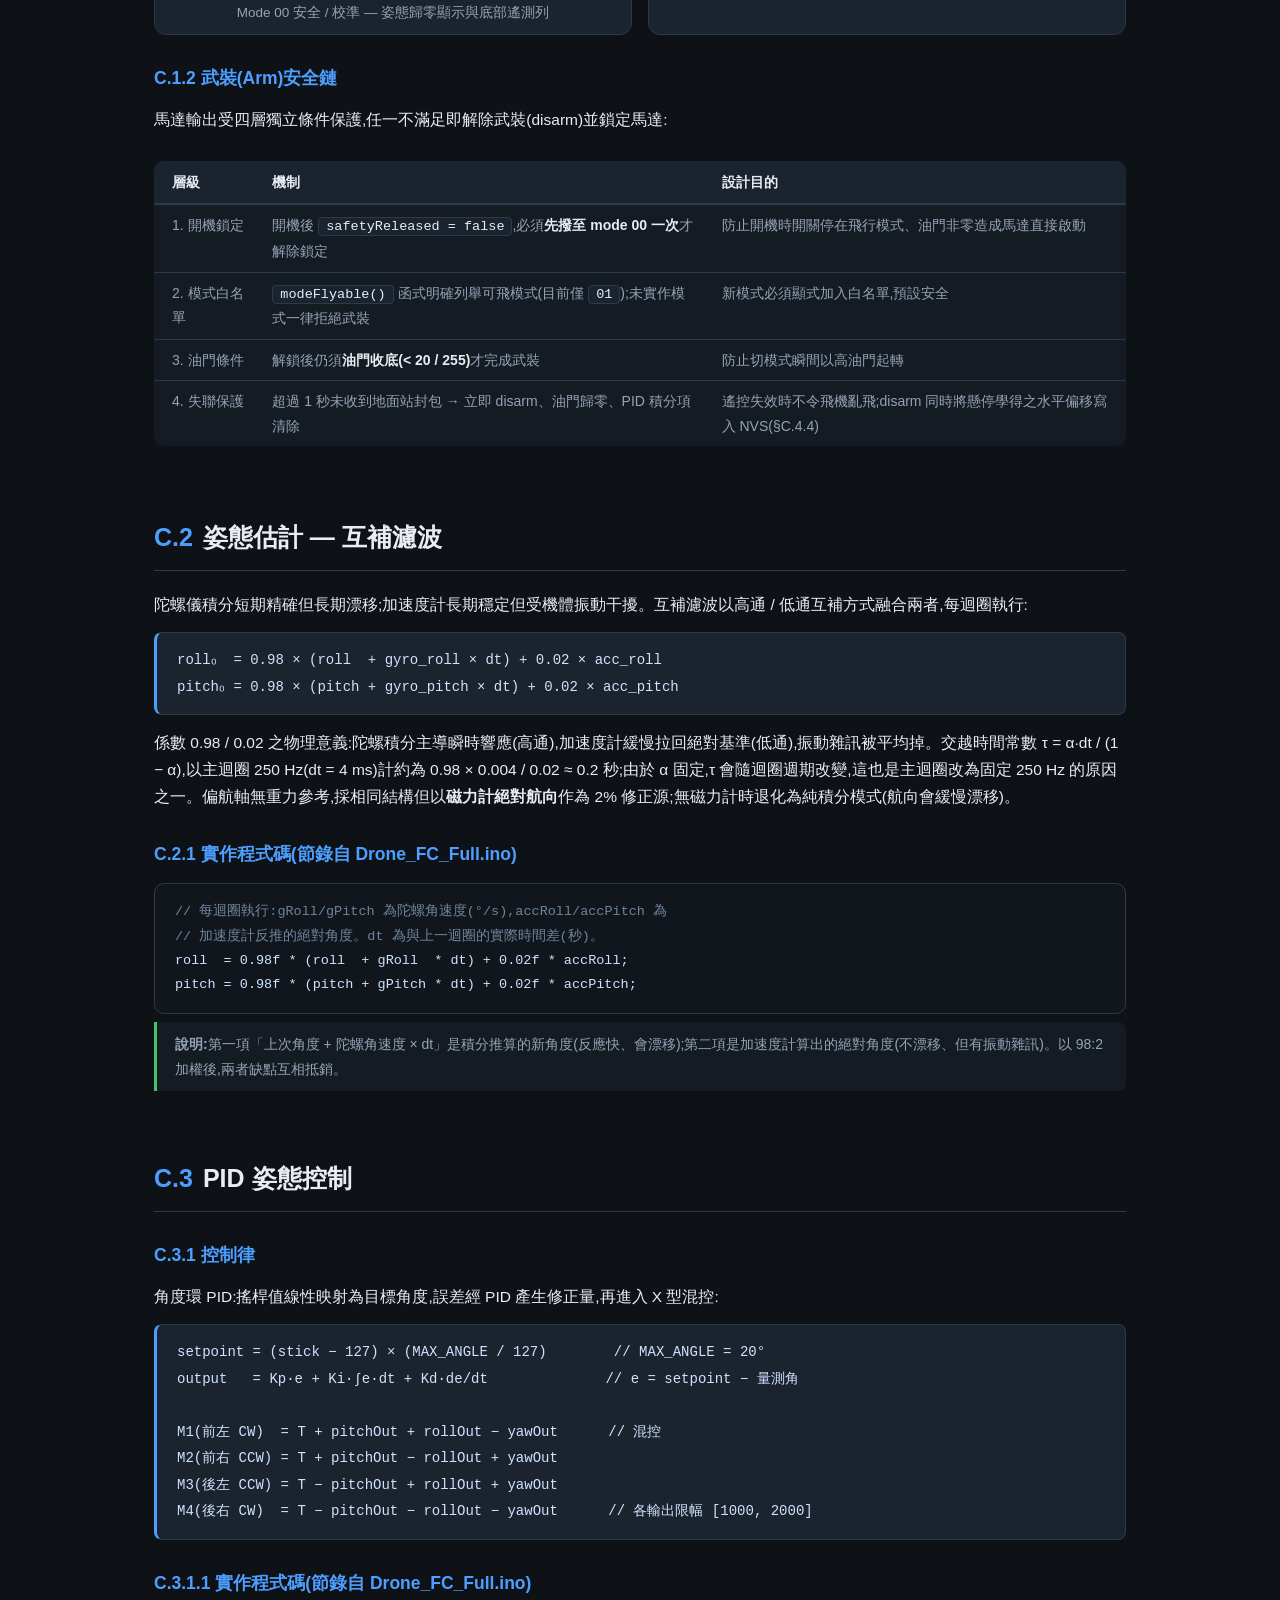
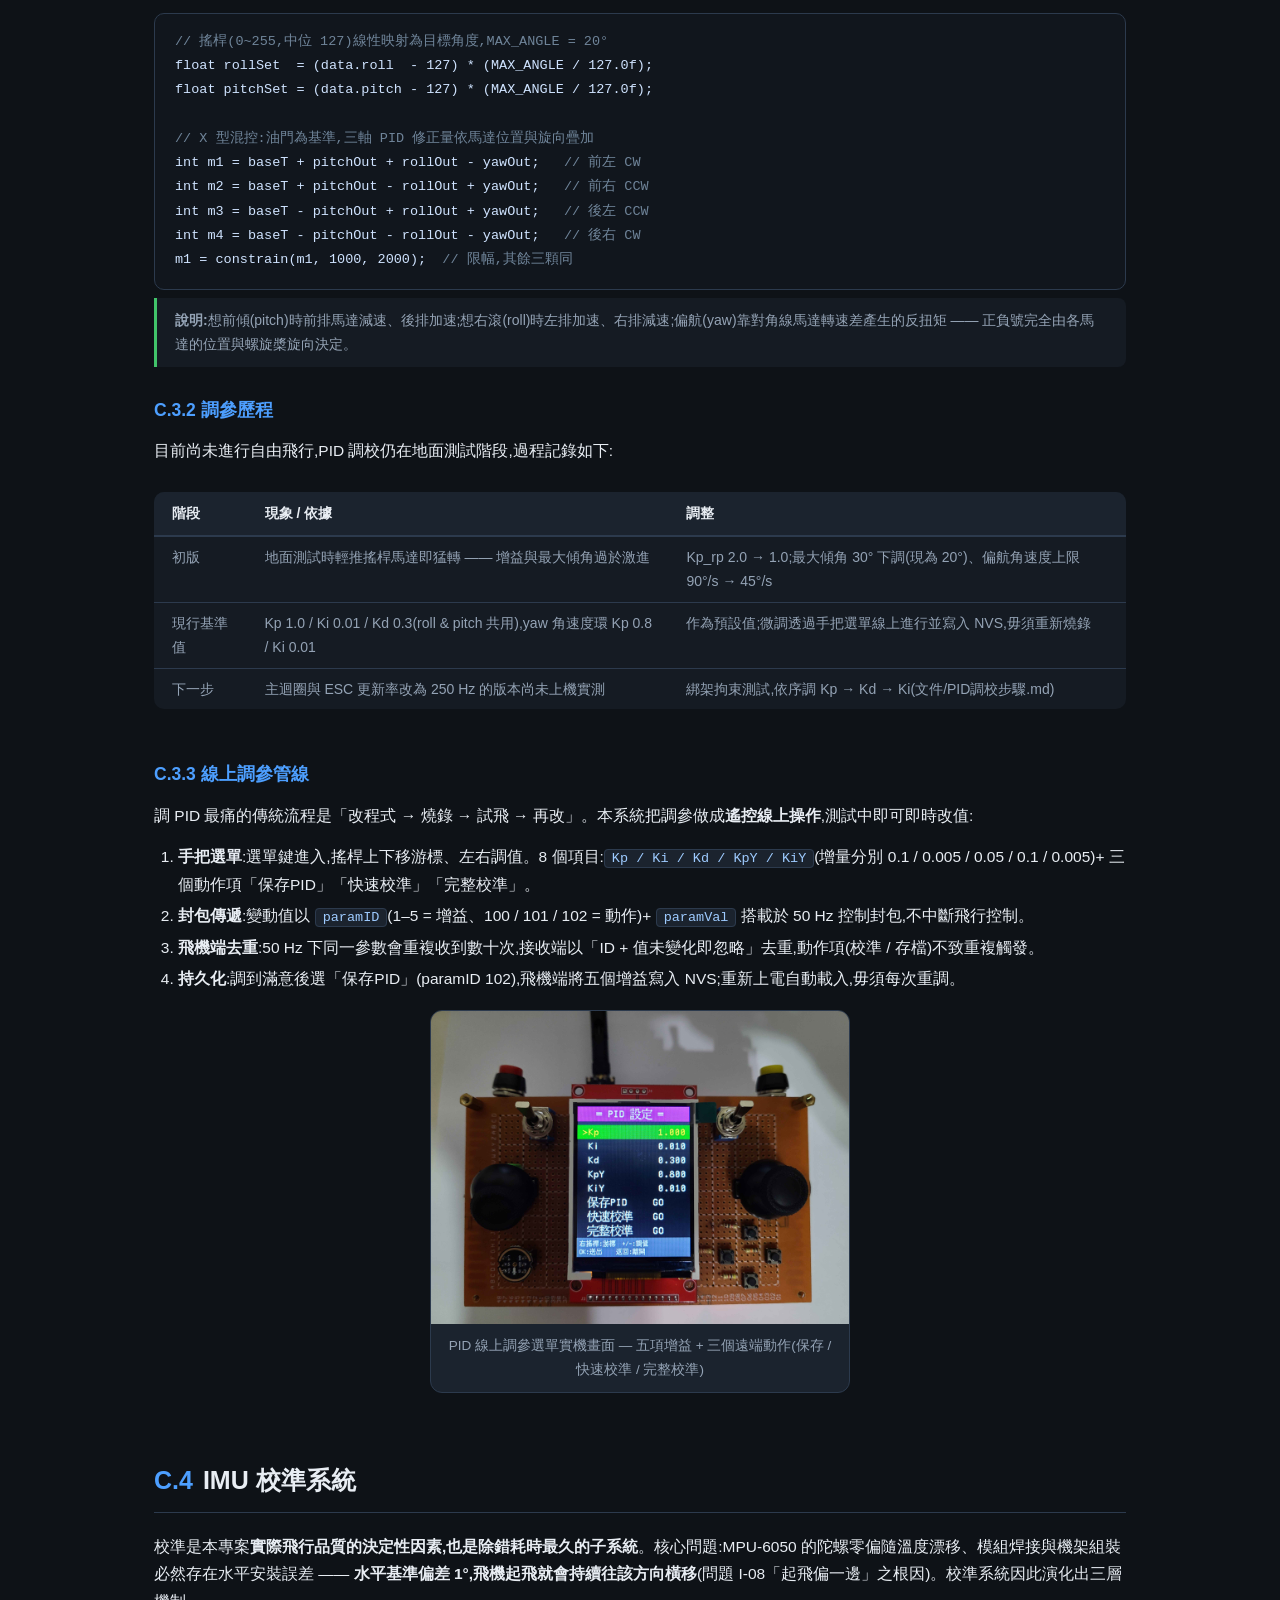
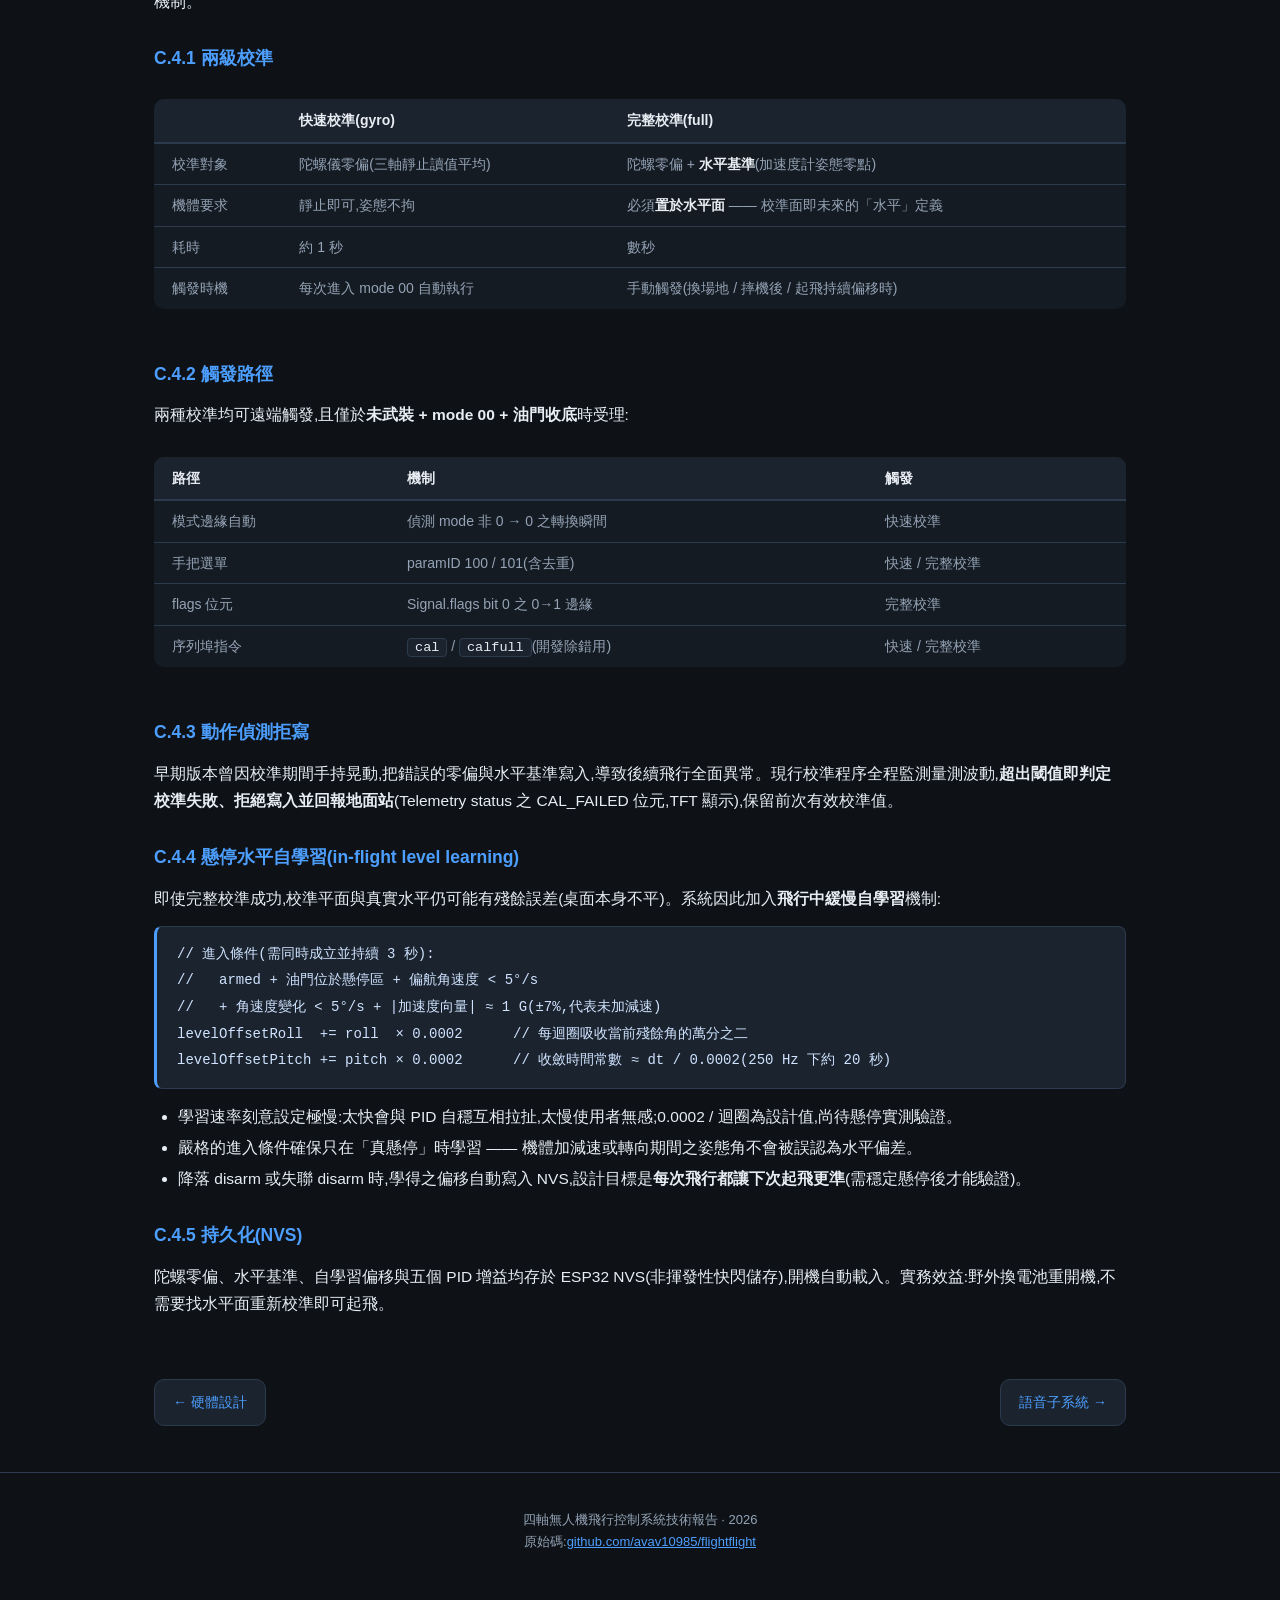
<file: docs/control.html>
<!DOCTYPE html>
<html lang="zh-Hant">
<head>
<meta charset="UTF-8">
<meta name="viewport" content="width=device-width, initial-scale=1.0">
<title>飛控與校準 — 四軸無人機技術報告</title>
<link rel="stylesheet" href="style.css">
</head>
<body>

<div class="qr-fixed">
  <a href="index.html" title="本報告網址">
    <img src="qr.png" alt="本報告網址 QR code">
  </a>
</div>

<nav>
  <a href="index.html">首頁</a>
  <a href="architecture.html">系統架構</a>
  <a href="hardware.html">硬體設計</a>
  <a href="control.html" class="active">飛控與校準</a>
  <a href="voice.html">語音子系統</a>
  <a href="testing.html">作品展示</a>
</nav>

<div class="page-head">
  <div class="crumb">CHAPTER C</div>
  <h1>飛控與校準</h1>
  <div class="desc">飛行模式、安全機制、姿態控制與 IMU 校準系統</div>
</div>

<!-- ============ C.1 飛行模式 ============ -->
<section>
  <h2><span class="no">C.1</span>飛行模式與安全機制</h2>

  <h3>C.1.1 模式編碼</h3>
  <p>模式由地面站兩顆三段開關組合產生:<code>mode = SW_A × 10 + SW_B</code>(各 0 / 1 / 2,撥桿上 = 0、中 = 1、下 = 2),共 9 個有效值。<b>採兩位數編碼而非連續整數 0–8</b>,使十位 / 個位各自保留語意(十位 = 控制來源類別,個位 = 子模式),封包僅佔 1 byte。</p>
  <div class="table-scroll"><table>
    <tr><th>編碼</th><th>名稱</th><th>說明</th><th>狀態</th></tr>
    <tr><td><code>00</code></td><td>安全 / 校準</td><td>馬達強制鎖定;進入瞬間自動觸發快速校準;可執行完整校準與 PID 調參(§C.4)</td><td class="st-done">已完成</td></tr>
    <tr><td><code>01</code></td><td>手動自穩</td><td>搖桿設定目標角度,PID 維持姿態 —— 目前唯一允許武裝之模式</td><td class="st-part">程式完成,調校中</td></tr>
    <tr><td><code>02</code></td><td>GPS 定點導航</td><td>自動飛向目標座標;距離 / 方位角計算與導航狀態機完成,待接入 PID 設定點</td><td class="st-part">部分完成</td></tr>
    <tr><td><code>10</code></td><td>語音控制</td><td>雲端 STT + LLM 解析 + 語音回應(語音子系統章);語音辨識已完成,以語音操控飛機(單馬達展示與完整飛行映射)的程式已撰寫,尚未實測成功</td><td class="st-part">辨識完成,操控未成功</td></tr>
    <tr><td><code>11</code></td><td>PC 控制</td><td>USB Serial 透明橋接,由電腦端程式控制</td><td class="st-todo">規劃中</td></tr>
    <tr><td><code>12</code></td><td>媒體模式</td><td>地面站本地功能:SD 影片 / 音樂播放器(非飛行模式,飛機自動鎖定)</td><td class="st-done">已完成</td></tr>
    <tr><td><code>20</code> <code>21</code> <code>22</code></td><td>預留</td><td>—</td><td class="st-todo">—</td></tr>
  </table></div>

  <div class="media-grid">
    <figure><img src="media/mode00.jpg?v=2" alt="Mode 00 畫面" loading="lazy"><figcaption>Mode 00 安全 / 校準 — 姿態歸零顯示與底部遙測列</figcaption></figure>
    <figure><img src="media/mode01.jpg?v=2" alt="Mode 01 畫面" loading="lazy"><figcaption>Mode 01 手動自穩 — 即時翻滾 / 俯仰 / 偏航與 GPS 狀態</figcaption></figure>
  </div>

  <h3>C.1.2 武裝(Arm)安全鏈</h3>
  <p>馬達輸出受四層獨立條件保護,任一不滿足即解除武裝(disarm)並鎖定馬達:</p>
  <div class="table-scroll"><table>
    <tr><th>層級</th><th>機制</th><th>設計目的</th></tr>
    <tr><td>1. 開機鎖定</td><td>開機後 <code>safetyReleased = false</code>,必須<b>先撥至 mode 00 一次</b>才解除鎖定</td><td>防止開機時開關停在飛行模式、油門非零造成馬達直接啟動</td></tr>
    <tr><td>2. 模式白名單</td><td><code>modeFlyable()</code> 函式明確列舉可飛模式(目前僅 <code>01</code>);未實作模式一律拒絕武裝</td><td>新模式必須顯式加入白名單,預設安全</td></tr>
    <tr><td>3. 油門條件</td><td>解鎖後仍須<b>油門收底(&lt; 20 / 255)</b>才完成武裝</td><td>防止切模式瞬間以高油門起轉</td></tr>
    <tr><td>4. 失聯保護</td><td>超過 1 秒未收到地面站封包 → 立即 disarm、油門歸零、PID 積分項清除</td><td>遙控失效時不令飛機亂飛;disarm 同時將懸停學得之水平偏移寫入 NVS(§C.4.4)</td></tr>
  </table></div>
</section>

<!-- ============ C.2 姿態估計 ============ -->
<section>
  <h2><span class="no">C.2</span>姿態估計 — 互補濾波</h2>
  <p>陀螺儀積分短期精確但長期漂移;加速度計長期穩定但受機體振動干擾。互補濾波以高通 / 低通互補方式融合兩者,每迴圈執行:</p>
  <div class="formula">roll&#8320;  = 0.98 × (roll  + gyro_roll × dt) + 0.02 × acc_roll
pitch&#8320; = 0.98 × (pitch + gyro_pitch × dt) + 0.02 × acc_pitch</div>
  <p>係數 0.98 / 0.02 之物理意義:陀螺積分主導瞬時響應(高通),加速度計緩慢拉回絕對基準(低通),振動雜訊被平均掉。交越時間常數 τ = α·dt / (1 − α),以主迴圈 250 Hz(dt = 4 ms)計約為 0.98 × 0.004 / 0.02 ≈ 0.2 秒;由於 α 固定,τ 會隨迴圈週期改變,這也是主迴圈改為固定 250 Hz 的原因之一。偏航軸無重力參考,採相同結構但以<b>磁力計絕對航向</b>作為 2% 修正源;無磁力計時退化為純積分模式(航向會緩慢漂移)。</p>

  <h3>C.2.1 實作程式碼(節錄自 Drone_FC_Full.ino)</h3>
  <div class="codeblock"><span class="cm">// 每迴圈執行:gRoll/gPitch 為陀螺角速度(°/s),accRoll/accPitch 為
// 加速度計反推的絕對角度。dt 為與上一迴圈的實際時間差(秒)。</span>
roll  = 0.98f * (roll  + gRoll  * dt) + 0.02f * accRoll;
pitch = 0.98f * (pitch + gPitch * dt) + 0.02f * accPitch;</div>
  <div class="code-note"><b>說明:</b>第一項「上次角度 + 陀螺角速度 × dt」是積分推算的新角度(反應快、會漂移);第二項是加速度計算出的絕對角度(不漂移、但有振動雜訊)。以 98:2 加權後,兩者缺點互相抵銷。</div>
</section>

<!-- ============ C.3 PID 控制 ============ -->
<section>
  <h2><span class="no">C.3</span>PID 姿態控制</h2>

  <h3>C.3.1 控制律</h3>
  <p>角度環 PID:搖桿值線性映射為目標角度,誤差經 PID 產生修正量,再進入 X 型混控:</p>
  <div class="formula">setpoint = (stick − 127) × (MAX_ANGLE / 127)        // MAX_ANGLE = 20°
output   = Kp·e + Ki·∫e·dt + Kd·de/dt              // e = setpoint − 量測角

M1(前左 CW)  = T + pitchOut + rollOut − yawOut      // 混控
M2(前右 CCW) = T + pitchOut − rollOut + yawOut
M3(後左 CCW) = T − pitchOut + rollOut + yawOut
M4(後右 CW)  = T − pitchOut − rollOut − yawOut      // 各輸出限幅 [1000, 2000]</div>

  <h3>C.3.1.1 實作程式碼(節錄自 Drone_FC_Full.ino)</h3>
  <div class="codeblock"><span class="cm">// 搖桿(0~255,中位 127)線性映射為目標角度,MAX_ANGLE = 20°</span>
float rollSet  = (data.roll  - 127) * (MAX_ANGLE / 127.0f);
float pitchSet = (data.pitch - 127) * (MAX_ANGLE / 127.0f);

<span class="cm">// X 型混控:油門為基準,三軸 PID 修正量依馬達位置與旋向疊加</span>
int m1 = baseT + pitchOut + rollOut - yawOut;   <span class="cm">// 前左 CW</span>
int m2 = baseT + pitchOut - rollOut + yawOut;   <span class="cm">// 前右 CCW</span>
int m3 = baseT - pitchOut + rollOut + yawOut;   <span class="cm">// 後左 CCW</span>
int m4 = baseT - pitchOut - rollOut - yawOut;   <span class="cm">// 後右 CW</span>
m1 = constrain(m1, 1000, 2000);  <span class="cm">// 限幅,其餘三顆同</span></div>
  <div class="code-note"><b>說明:</b>想前傾(pitch)時前排馬達減速、後排加速;想右滾(roll)時左排加速、右排減速;偏航(yaw)靠對角線馬達轉速差產生的反扭矩 —— 正負號完全由各馬達的位置與螺旋槳旋向決定。</div>

  <h3>C.3.2 調參歷程</h3>
  <p>目前尚未進行自由飛行,PID 調校仍在地面測試階段,過程記錄如下:</p>
  <div class="table-scroll"><table>
    <tr><th>階段</th><th>現象 / 依據</th><th>調整</th></tr>
    <tr><td>初版</td><td>地面測試時輕推搖桿馬達即猛轉 —— 增益與最大傾角過於激進</td><td>Kp_rp 2.0 → 1.0;最大傾角 30° 下調(現為 20°)、偏航角速度上限 90°/s → 45°/s</td></tr>
    <tr><td>現行基準值</td><td>Kp 1.0 / Ki 0.01 / Kd 0.3(roll & pitch 共用),yaw 角速度環 Kp 0.8 / Ki 0.01</td><td>作為預設值;微調透過手把選單線上進行並寫入 NVS,毋須重新燒錄</td></tr>
    <tr><td>下一步</td><td>主迴圈與 ESC 更新率改為 250 Hz 的版本尚未上機實測</td><td>綁架拘束測試,依序調 Kp → Kd → Ki(文件/PID調校步驟.md)</td></tr>
  </table></div>

  <h3>C.3.3 線上調參管線</h3>
  <p>調 PID 最痛的傳統流程是「改程式 → 燒錄 → 試飛 → 再改」。本系統把調參做成<b>遙控線上操作</b>,測試中即可即時改值:</p>
  <ol>
    <li><b>手把選單</b>:選單鍵進入,搖桿上下移游標、左右調值。8 個項目:<code>Kp / Ki / Kd / KpY / KiY</code>(增量分別 0.1 / 0.005 / 0.05 / 0.1 / 0.005)+ 三個動作項「保存PID」「快速校準」「完整校準」。</li>
    <li><b>封包傳遞</b>:變動值以 <code>paramID</code>(1–5 = 增益、100 / 101 / 102 = 動作)+ <code>paramVal</code> 搭載於 50 Hz 控制封包,不中斷飛行控制。</li>
    <li><b>飛機端去重</b>:50 Hz 下同一參數會重複收到數十次,接收端以「ID + 值未變化即忽略」去重,動作項(校準 / 存檔)不致重複觸發。</li>
    <li><b>持久化</b>:調到滿意後選「保存PID」(paramID 102),飛機端將五個增益寫入 NVS;重新上電自動載入,毋須每次重調。</li>
  </ol>
  <figure style="max-width:420px;margin:18px auto;background:var(--card);border:1px solid var(--line);border-radius:12px;overflow:hidden">
    <img src="media/pid-menu.jpg?v=2" alt="PID 調參選單" style="width:100%;display:block" loading="lazy">
    <figcaption style="padding:10px 14px;font-size:13.5px;color:var(--dim);text-align:center">PID 線上調參選單實機畫面 — 五項增益 + 三個遠端動作(保存 / 快速校準 / 完整校準)</figcaption>
  </figure>
</section>

<!-- ============ C.4 校準系統 ============ -->
<section>
  <h2><span class="no">C.4</span>IMU 校準系統</h2>
  <p>校準是本專案<b>實際飛行品質的決定性因素,也是除錯耗時最久的子系統</b>。核心問題:MPU-6050 的陀螺零偏隨溫度漂移、模組焊接與機架組裝必然存在水平安裝誤差 —— <b>水平基準偏差 1°,飛機起飛就會持續往該方向橫移</b>(問題 I-08「起飛偏一邊」之根因)。校準系統因此演化出三層機制。</p>

  <h3>C.4.1 兩級校準</h3>
  <div class="table-scroll"><table>
    <tr><th></th><th>快速校準(gyro)</th><th>完整校準(full)</th></tr>
    <tr><td>校準對象</td><td>陀螺儀零偏(三軸靜止讀值平均)</td><td>陀螺零偏 + <b>水平基準</b>(加速度計姿態零點)</td></tr>
    <tr><td>機體要求</td><td>靜止即可,姿態不拘</td><td>必須<b>置於水平面</b> —— 校準面即未來的「水平」定義</td></tr>
    <tr><td>耗時</td><td>約 1 秒</td><td>數秒</td></tr>
    <tr><td>觸發時機</td><td>每次進入 mode 00 自動執行</td><td>手動觸發(換場地 / 摔機後 / 起飛持續偏移時)</td></tr>
  </table></div>

  <h3>C.4.2 觸發路徑</h3>
  <p>兩種校準均可遠端觸發,且僅於<b>未武裝 + mode 00 + 油門收底</b>時受理:</p>
  <div class="table-scroll"><table>
    <tr><th>路徑</th><th>機制</th><th>觸發</th></tr>
    <tr><td>模式邊緣自動</td><td>偵測 mode 非 0 → 0 之轉換瞬間</td><td>快速校準</td></tr>
    <tr><td>手把選單</td><td>paramID 100 / 101(含去重)</td><td>快速 / 完整校準</td></tr>
    <tr><td>flags 位元</td><td>Signal.flags bit 0 之 0→1 邊緣</td><td>完整校準</td></tr>
    <tr><td>序列埠指令</td><td><code>cal</code> / <code>calfull</code>(開發除錯用)</td><td>快速 / 完整校準</td></tr>
  </table></div>

  <h3>C.4.3 動作偵測拒寫</h3>
  <p>早期版本曾因校準期間手持晃動,把錯誤的零偏與水平基準寫入,導致後續飛行全面異常。現行校準程序全程監測量測波動,<b>超出閾值即判定校準失敗、拒絕寫入並回報地面站</b>(Telemetry status 之 CAL_FAILED 位元,TFT 顯示),保留前次有效校準值。</p>

  <h3>C.4.4 懸停水平自學習(in-flight level learning)</h3>
  <p>即使完整校準成功,校準平面與真實水平仍可能有殘餘誤差(桌面本身不平)。系統因此加入<b>飛行中緩慢自學習</b>機制:</p>
  <div class="formula">// 進入條件(需同時成立並持續 3 秒):
//   armed + 油門位於懸停區 + 偏航角速度 < 5°/s
//   + 角速度變化 < 5°/s + |加速度向量| ≈ 1 G(±7%,代表未加減速)
levelOffsetRoll  += roll  × 0.0002      // 每迴圈吸收當前殘餘角的萬分之二
levelOffsetPitch += pitch × 0.0002      // 收斂時間常數 ≈ dt / 0.0002(250 Hz 下約 20 秒)</div>
  <ul>
    <li>學習速率刻意設定極慢:太快會與 PID 自穩互相拉扯,太慢使用者無感;0.0002 / 迴圈為設計值,尚待懸停實測驗證。</li>
    <li>嚴格的進入條件確保只在「真懸停」時學習 —— 機體加減速或轉向期間之姿態角不會被誤認為水平偏差。</li>
    <li>降落 disarm 或失聯 disarm 時,學得之偏移自動寫入 NVS,設計目標是<b>每次飛行都讓下次起飛更準</b>(需穩定懸停後才能驗證)。</li>
  </ul>

  <h3>C.4.5 持久化(NVS)</h3>
  <p>陀螺零偏、水平基準、自學習偏移與五個 PID 增益均存於 ESP32 NVS(非揮發性快閃儲存),開機自動載入。實務效益:野外換電池重開機,不需要找水平面重新校準即可起飛。</p>
</section>

<div class="pager">
  <a href="hardware.html">← 硬體設計</a>
  <a href="voice.html">語音子系統 →</a>
</div>

<footer>
  四軸無人機飛行控制系統技術報告 · 2026<br>
  原始碼:<a href="https://github.com/avav10985/flightflight" target="_blank">github.com/avav10985/flightflight</a>
</footer>
</body>
</html>
</file>
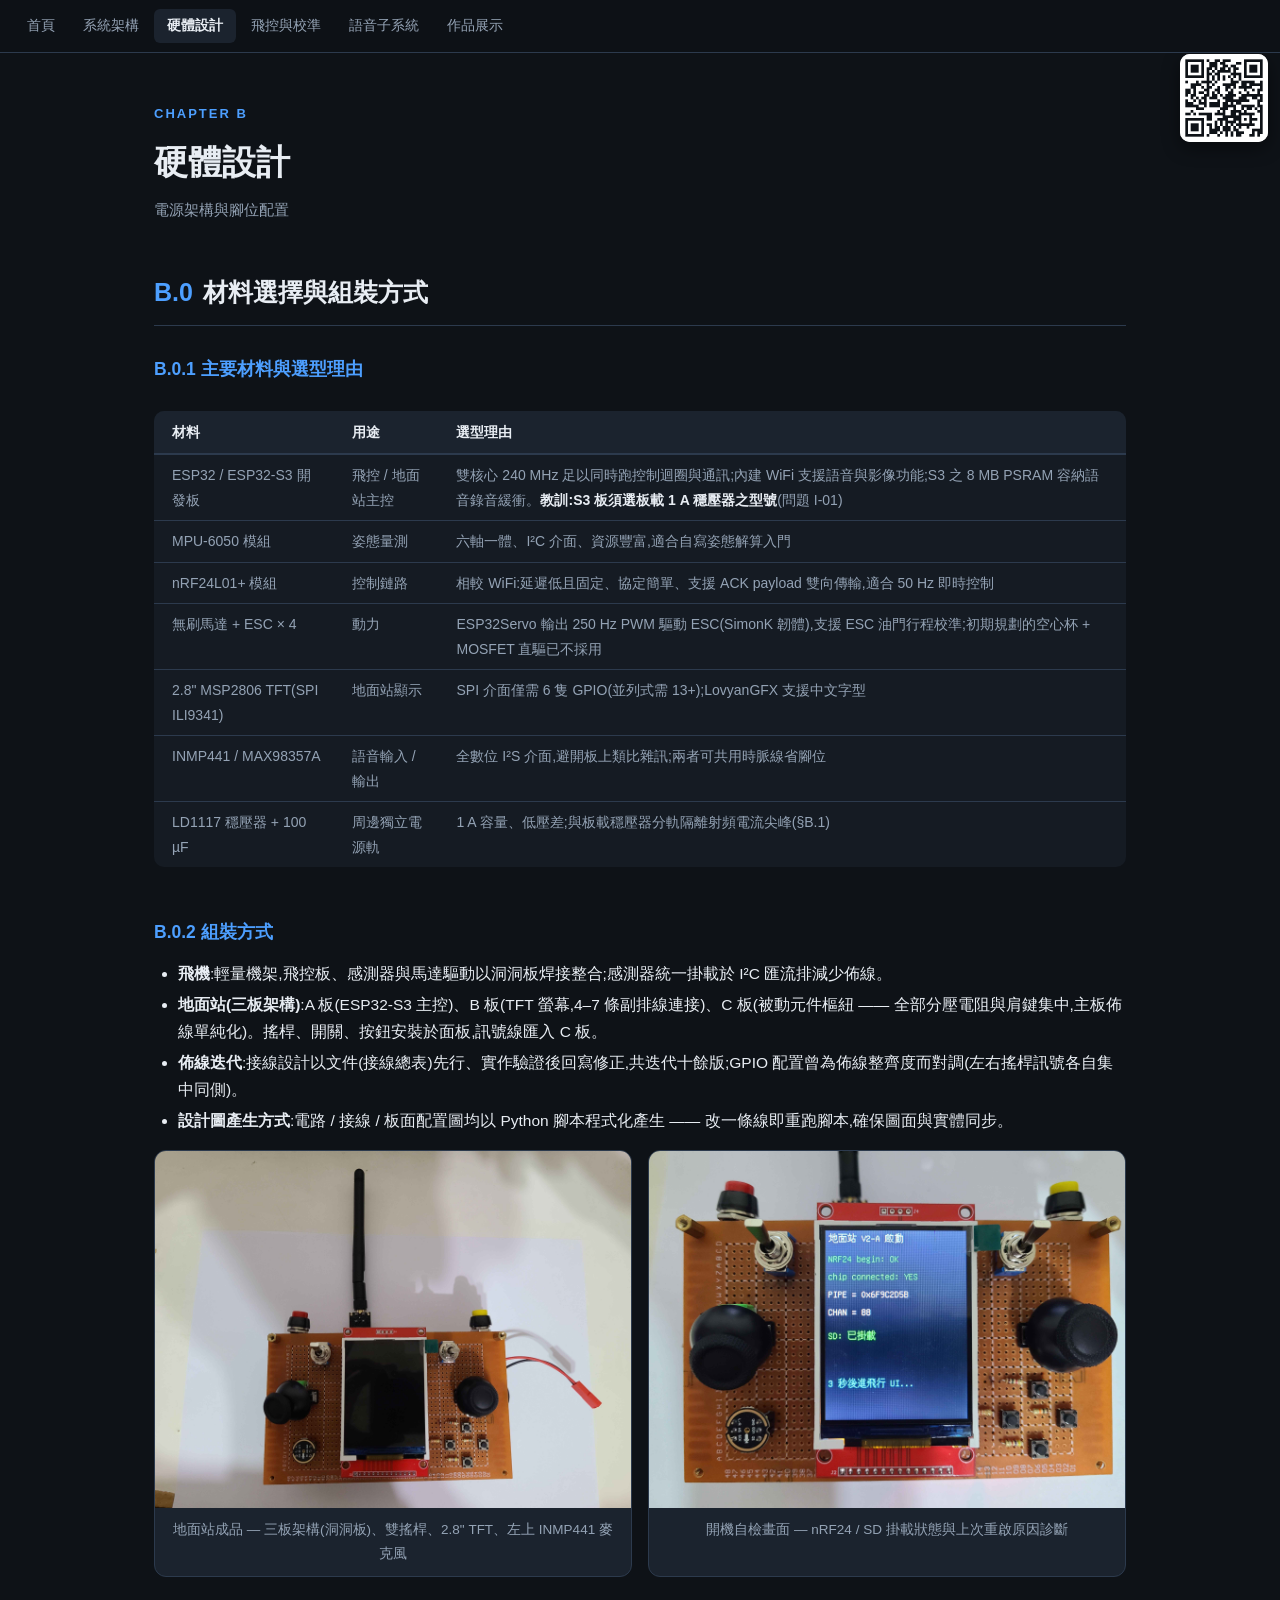
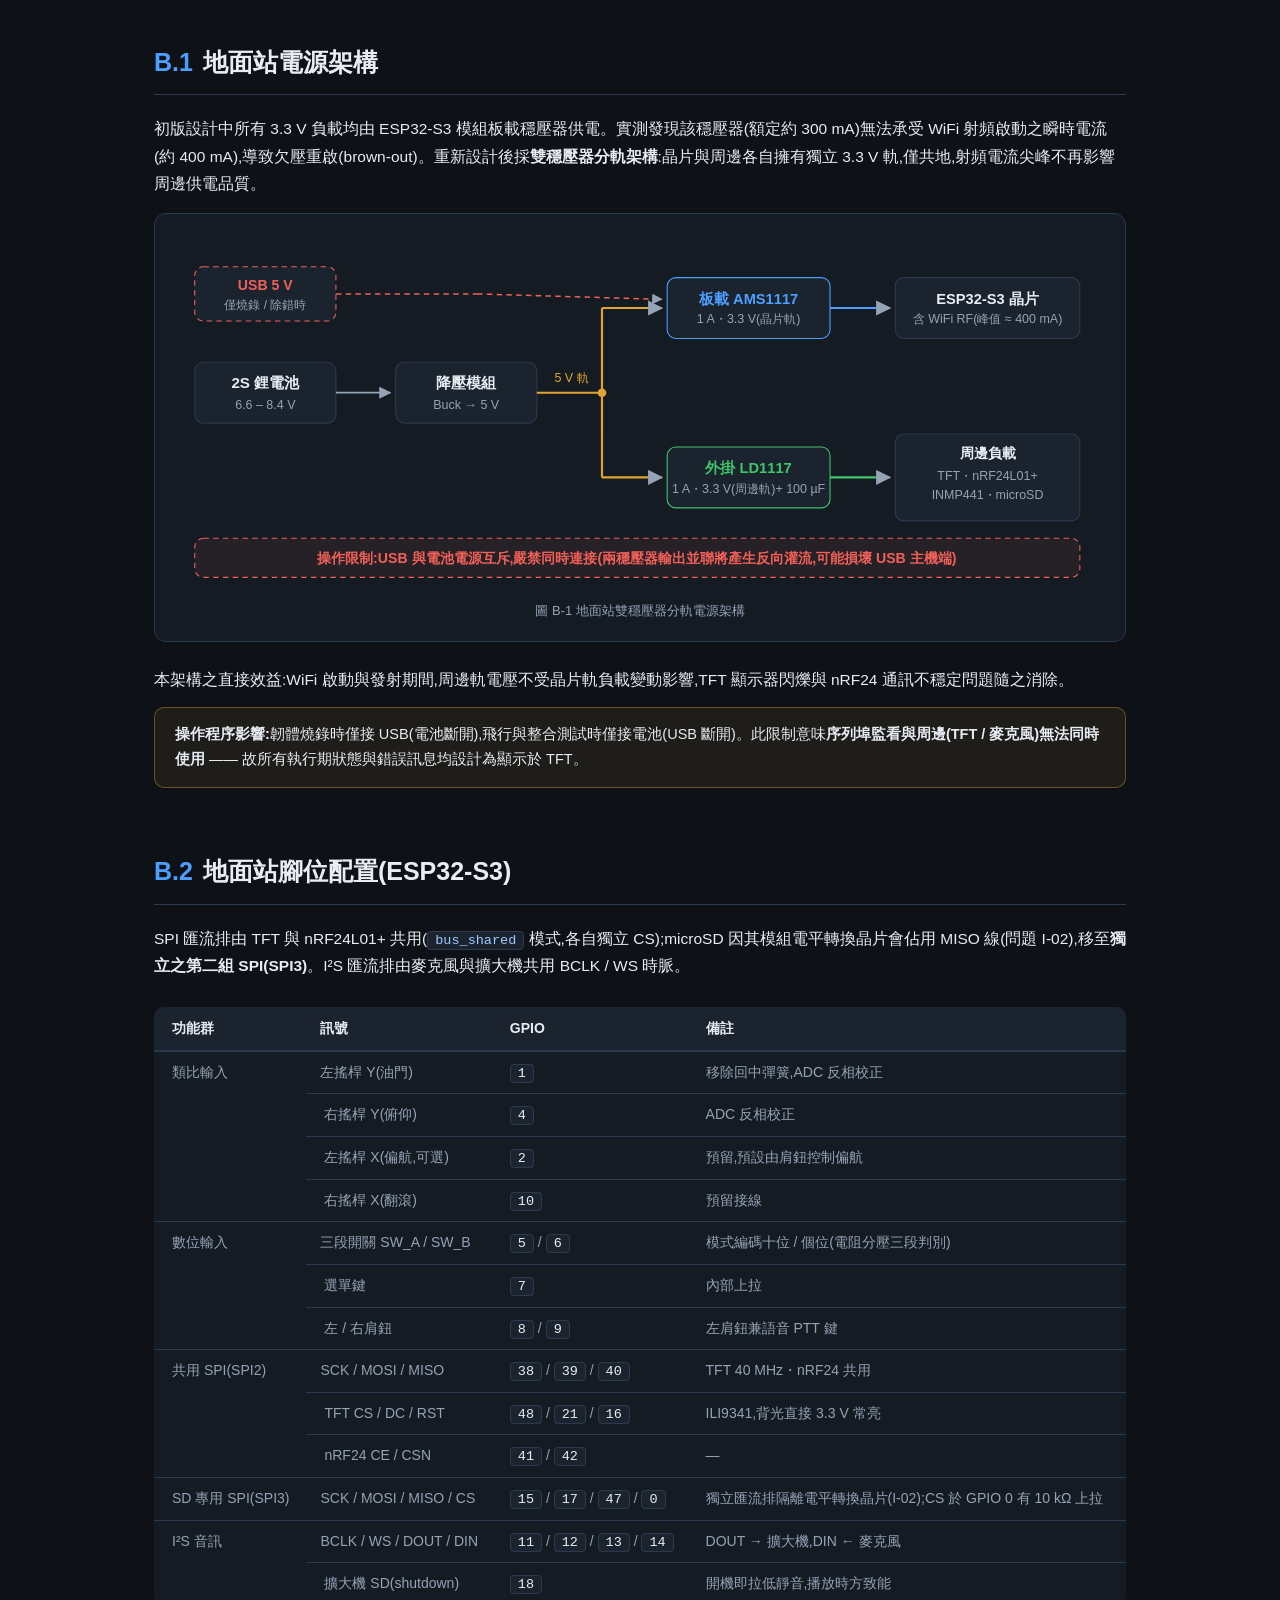
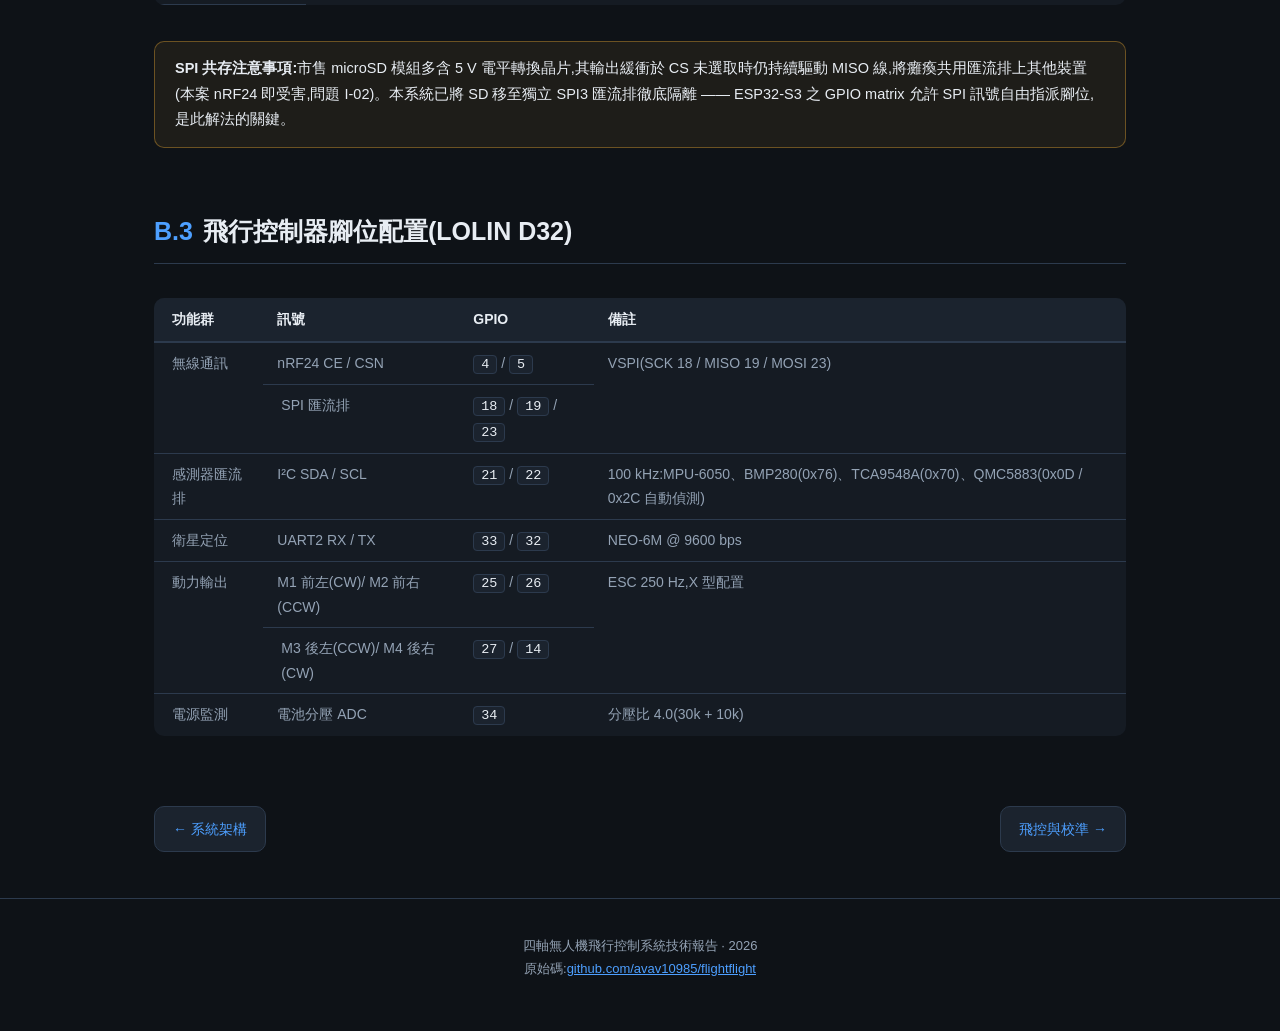
<file: docs/hardware.html>
<!DOCTYPE html>
<html lang="zh-Hant">
<head>
<meta charset="UTF-8">
<meta name="viewport" content="width=device-width, initial-scale=1.0">
<title>硬體設計 — 四軸無人機技術報告</title>
<link rel="stylesheet" href="style.css">
</head>
<body>

<div class="qr-fixed">
  <a href="index.html" title="本報告網址">
    <img src="qr.png" alt="本報告網址 QR code">
  </a>
</div>

<nav>
  <a href="index.html">首頁</a>
  <a href="architecture.html">系統架構</a>
  <a href="hardware.html" class="active">硬體設計</a>
  <a href="control.html">飛控與校準</a>
  <a href="voice.html">語音子系統</a>
  <a href="testing.html">作品展示</a>
</nav>

<div class="page-head">
  <div class="crumb">CHAPTER B</div>
  <h1>硬體設計</h1>
  <div class="desc">電源架構與腳位配置</div>
</div>

<section>
  <h2><span class="no">B.0</span>材料選擇與組裝方式</h2>

  <h3>B.0.1 主要材料與選型理由</h3>
  <div class="table-scroll"><table>
    <tr><th>材料</th><th>用途</th><th>選型理由</th></tr>
    <tr><td>ESP32 / ESP32-S3 開發板</td><td>飛控 / 地面站主控</td><td>雙核心 240 MHz 足以同時跑控制迴圈與通訊;內建 WiFi 支援語音與影像功能;S3 之 8 MB PSRAM 容納語音錄音緩衝。<b>教訓:S3 板須選板載 1 A 穩壓器之型號</b>(問題 I-01)</td></tr>
    <tr><td>MPU-6050 模組</td><td>姿態量測</td><td>六軸一體、I²C 介面、資源豐富,適合自寫姿態解算入門</td></tr>
    <tr><td>nRF24L01+ 模組</td><td>控制鏈路</td><td>相較 WiFi:延遲低且固定、協定簡單、支援 ACK payload 雙向傳輸,適合 50 Hz 即時控制</td></tr>
    <tr><td>無刷馬達 + ESC × 4</td><td>動力</td><td>ESP32Servo 輸出 250 Hz PWM 驅動 ESC(SimonK 韌體),支援 ESC 油門行程校準;初期規劃的空心杯 + MOSFET 直驅已不採用</td></tr>
    <tr><td>2.8" MSP2806 TFT(SPI ILI9341)</td><td>地面站顯示</td><td>SPI 介面僅需 6 隻 GPIO(並列式需 13+);LovyanGFX 支援中文字型</td></tr>
    <tr><td>INMP441 / MAX98357A</td><td>語音輸入 / 輸出</td><td>全數位 I²S 介面,避開板上類比雜訊;兩者可共用時脈線省腳位</td></tr>
    <tr><td>LD1117 穩壓器 + 100 µF</td><td>周邊獨立電源軌</td><td>1 A 容量、低壓差;與板載穩壓器分軌隔離射頻電流尖峰(§B.1)</td></tr>
  </table></div>

  <h3>B.0.2 組裝方式</h3>
  <ul>
    <li><b>飛機</b>:輕量機架,飛控板、感測器與馬達驅動以洞洞板焊接整合;感測器統一掛載於 I²C 匯流排減少佈線。</li>
    <li><b>地面站(三板架構)</b>:A 板(ESP32-S3 主控)、B 板(TFT 螢幕,4–7 條副排線連接)、C 板(被動元件樞紐 —— 全部分壓電阻與肩鍵集中,主板佈線單純化)。搖桿、開關、按鈕安裝於面板,訊號線匯入 C 板。</li>
    <li><b>佈線迭代</b>:接線設計以文件(接線總表)先行、實作驗證後回寫修正,共迭代十餘版;GPIO 配置曾為佈線整齊度而對調(左右搖桿訊號各自集中同側)。</li>
    <li><b>設計圖產生方式</b>:電路 / 接線 / 板面配置圖均以 Python 腳本程式化產生 —— 改一條線即重跑腳本,確保圖面與實體同步。</li>
  </ul>
  <div class="media-grid">
    <figure><img src="media/handle-front.jpg?v=2" alt="地面站成品" loading="lazy"><figcaption>地面站成品 — 三板架構(洞洞板)、雙搖桿、2.8" TFT、左上 INMP441 麥克風</figcaption></figure>
    <figure><img src="media/boot-screen.jpg?v=2" alt="開機自檢" loading="lazy"><figcaption>開機自檢畫面 — nRF24 / SD 掛載狀態與上次重啟原因診斷</figcaption></figure>
  </div>
</section>

<section>
  <h2><span class="no">B.1</span>地面站電源架構</h2>
  <p>初版設計中所有 3.3 V 負載均由 ESP32-S3 模組板載穩壓器供電。實測發現該穩壓器(額定約 300 mA)無法承受 WiFi 射頻啟動之瞬時電流(約 400 mA),導致欠壓重啟(brown-out)。重新設計後採<b>雙穩壓器分軌架構</b>:晶片與周邊各自擁有獨立 3.3 V 軌,僅共地,射頻電流尖峰不再影響周邊供電品質。</p>

  <div class="diagram">
    <svg viewBox="0 0 860 330" font-family="'Noto Sans TC',sans-serif">
      <defs>
        <marker id="ar" viewBox="0 0 10 10" refX="9" refY="5" markerWidth="7" markerHeight="7" orient="auto">
          <path d="M0 0 L10 5 L0 10 z" fill="#94a3b5"/>
        </marker>
      </defs>
      <rect x="20" y="120" width="130" height="56" rx="8" fill="#1b232e" stroke="#2c3a4d"/>
      <text x="85" y="144" fill="#e8edf3" font-size="14" text-anchor="middle" font-weight="bold">2S 鋰電池</text>
      <text x="85" y="163" fill="#94a3b5" font-size="11.5" text-anchor="middle">6.6 – 8.4 V</text>
      <rect x="205" y="120" width="130" height="56" rx="8" fill="#1b232e" stroke="#2c3a4d"/>
      <text x="270" y="144" fill="#e8edf3" font-size="14" text-anchor="middle" font-weight="bold">降壓模組</text>
      <text x="270" y="163" fill="#94a3b5" font-size="11.5" text-anchor="middle">Buck → 5 V</text>
      <line x1="150" y1="148" x2="200" y2="148" stroke="#94a3b5" stroke-width="1.6" marker-end="url(#ar)"/>
      <line x1="335" y1="148" x2="395" y2="148" stroke="#e0a432" stroke-width="2"/>
      <circle cx="395" cy="148" r="4" fill="#e0a432"/>
      <text x="367" y="138" fill="#e0a432" font-size="11.5" text-anchor="middle">5 V 軌</text>
      <line x1="395" y1="148" x2="395" y2="70" stroke="#e0a432" stroke-width="2"/>
      <line x1="395" y1="70" x2="450" y2="70" stroke="#e0a432" stroke-width="2" marker-end="url(#ar)"/>
      <rect x="455" y="42" width="150" height="56" rx="8" fill="#1b232e" stroke="#4d9fff"/>
      <text x="530" y="66" fill="#4d9fff" font-size="13.5" text-anchor="middle" font-weight="bold">板載 AMS1117</text>
      <text x="530" y="84" fill="#94a3b5" font-size="11.5" text-anchor="middle">1 A・3.3 V(晶片軌)</text>
      <line x1="605" y1="70" x2="660" y2="70" stroke="#4d9fff" stroke-width="2" marker-end="url(#ar)"/>
      <rect x="665" y="42" width="170" height="56" rx="8" fill="#1b232e" stroke="#2c3a4d"/>
      <text x="750" y="66" fill="#e8edf3" font-size="13.5" text-anchor="middle" font-weight="bold">ESP32-S3 晶片</text>
      <text x="750" y="84" fill="#94a3b5" font-size="11.5" text-anchor="middle">含 WiFi RF(峰值 ≈ 400 mA)</text>
      <line x1="395" y1="148" x2="395" y2="226" stroke="#e0a432" stroke-width="2"/>
      <line x1="395" y1="226" x2="450" y2="226" stroke="#e0a432" stroke-width="2" marker-end="url(#ar)"/>
      <rect x="455" y="198" width="150" height="56" rx="8" fill="#1b232e" stroke="#41c46a"/>
      <text x="530" y="222" fill="#41c46a" font-size="13.5" text-anchor="middle" font-weight="bold">外掛 LD1117</text>
      <text x="530" y="240" fill="#94a3b5" font-size="11.5" text-anchor="middle">1 A・3.3 V(周邊軌)+ 100 µF</text>
      <line x1="605" y1="226" x2="660" y2="226" stroke="#41c46a" stroke-width="2" marker-end="url(#ar)"/>
      <rect x="665" y="186" width="170" height="80" rx="8" fill="#1b232e" stroke="#2c3a4d"/>
      <text x="750" y="208" fill="#e8edf3" font-size="13" text-anchor="middle" font-weight="bold">周邊負載</text>
      <text x="750" y="228" fill="#94a3b5" font-size="11.5" text-anchor="middle">TFT・nRF24L01+</text>
      <text x="750" y="246" fill="#94a3b5" font-size="11.5" text-anchor="middle">INMP441・microSD</text>
      <rect x="20" y="32" width="130" height="50" rx="8" fill="#1b232e" stroke="#f06058" stroke-dasharray="5 4"/>
      <text x="85" y="53" fill="#f06058" font-size="13" text-anchor="middle" font-weight="bold">USB 5 V</text>
      <text x="85" y="71" fill="#94a3b5" font-size="11" text-anchor="middle">僅燒錄 / 除錯時</text>
      <line x1="150" y1="57" x2="280" y2="57" stroke="#f06058" stroke-width="1.4" stroke-dasharray="5 4"/>
      <line x1="280" y1="57" x2="450" y2="62" stroke="#f06058" stroke-width="1.4" stroke-dasharray="5 4" marker-end="url(#ar)"/>
      <rect x="20" y="282" width="815" height="36" rx="8" fill="rgba(240,96,88,.08)" stroke="#f06058" stroke-dasharray="5 4"/>
      <text x="427" y="305" fill="#f06058" font-size="13" text-anchor="middle" font-weight="bold">操作限制:USB 與電池電源互斥,嚴禁同時連接(兩穩壓器輸出並聯將產生反向灌流,可能損壞 USB 主機端)</text>
    </svg>
    <div class="cap">圖 B-1 地面站雙穩壓器分軌電源架構</div>
  </div>

  <p>本架構之直接效益:WiFi 啟動與發射期間,周邊軌電壓不受晶片軌負載變動影響,TFT 顯示器閃爍與 nRF24 通訊不穩定問題隨之消除。</p>
  <div class="callout">
    <b>操作程序影響:</b>韌體燒錄時僅接 USB(電池斷開),飛行與整合測試時僅接電池(USB 斷開)。此限制意味<b>序列埠監看與周邊(TFT / 麥克風)無法同時使用</b> —— 故所有執行期狀態與錯誤訊息均設計為顯示於 TFT。
  </div>
</section>

<section>
  <h2><span class="no">B.2</span>地面站腳位配置(ESP32-S3)</h2>
  <p>SPI 匯流排由 TFT 與 nRF24L01+ 共用(<code>bus_shared</code> 模式,各自獨立 CS);microSD 因其模組電平轉換晶片會佔用 MISO 線(問題 I-02),移至<b>獨立之第二組 SPI(SPI3)</b>。I²S 匯流排由麥克風與擴大機共用 BCLK / WS 時脈。</p>
  <div class="table-scroll"><table>
    <tr><th>功能群</th><th>訊號</th><th>GPIO</th><th>備註</th></tr>
    <tr><td rowspan="4">類比輸入</td><td>左搖桿 Y(油門)</td><td><code>1</code></td><td>移除回中彈簧,ADC 反相校正</td></tr>
    <tr><td>右搖桿 Y(俯仰)</td><td><code>4</code></td><td>ADC 反相校正</td></tr>
    <tr><td>左搖桿 X(偏航,可選)</td><td><code>2</code></td><td>預留,預設由肩鈕控制偏航</td></tr>
    <tr><td>右搖桿 X(翻滾)</td><td><code>10</code></td><td>預留接線</td></tr>
    <tr><td rowspan="3">數位輸入</td><td>三段開關 SW_A / SW_B</td><td><code>5</code> / <code>6</code></td><td>模式編碼十位 / 個位(電阻分壓三段判別)</td></tr>
    <tr><td>選單鍵</td><td><code>7</code></td><td>內部上拉</td></tr>
    <tr><td>左 / 右肩鈕</td><td><code>8</code> / <code>9</code></td><td>左肩鈕兼語音 PTT 鍵</td></tr>
    <tr><td rowspan="3">共用 SPI(SPI2)</td><td>SCK / MOSI / MISO</td><td><code>38</code> / <code>39</code> / <code>40</code></td><td>TFT 40 MHz・nRF24 共用</td></tr>
    <tr><td>TFT CS / DC / RST</td><td><code>48</code> / <code>21</code> / <code>16</code></td><td>ILI9341,背光直接 3.3 V 常亮</td></tr>
    <tr><td>nRF24 CE / CSN</td><td><code>41</code> / <code>42</code></td><td>—</td></tr>
    <tr><td>SD 專用 SPI(SPI3)</td><td>SCK / MOSI / MISO / CS</td><td><code>15</code> / <code>17</code> / <code>47</code> / <code>0</code></td><td>獨立匯流排隔離電平轉換晶片(I-02);CS 於 GPIO 0 有 10 kΩ 上拉</td></tr>
    <tr><td rowspan="2">I²S 音訊</td><td>BCLK / WS / DOUT / DIN</td><td><code>11</code> / <code>12</code> / <code>13</code> / <code>14</code></td><td>DOUT → 擴大機,DIN ← 麥克風</td></tr>
    <tr><td>擴大機 SD(shutdown)</td><td><code>18</code></td><td>開機即拉低靜音,播放時方致能</td></tr>
  </table></div>

  <div class="callout">
    <b>SPI 共存注意事項:</b>市售 microSD 模組多含 5 V 電平轉換晶片,其輸出緩衝於 CS 未選取時仍持續驅動 MISO 線,將癱瘓共用匯流排上其他裝置(本案 nRF24 即受害,問題 I-02)。本系統已將 SD 移至獨立 SPI3 匯流排徹底隔離 —— ESP32-S3 之 GPIO matrix 允許 SPI 訊號自由指派腳位,是此解法的關鍵。
  </div>
</section>

<section>
  <h2><span class="no">B.3</span>飛行控制器腳位配置(LOLIN D32)</h2>
  <div class="table-scroll"><table>
    <tr><th>功能群</th><th>訊號</th><th>GPIO</th><th>備註</th></tr>
    <tr><td rowspan="2">無線通訊</td><td>nRF24 CE / CSN</td><td><code>4</code> / <code>5</code></td><td rowspan="2">VSPI(SCK 18 / MISO 19 / MOSI 23)</td></tr>
    <tr><td>SPI 匯流排</td><td><code>18</code> / <code>19</code> / <code>23</code></td></tr>
    <tr><td>感測器匯流排</td><td>I²C SDA / SCL</td><td><code>21</code> / <code>22</code></td><td>100 kHz:MPU-6050、BMP280(0x76)、TCA9548A(0x70)、QMC5883(0x0D / 0x2C 自動偵測)</td></tr>
    <tr><td>衛星定位</td><td>UART2 RX / TX</td><td><code>33</code> / <code>32</code></td><td>NEO-6M @ 9600 bps</td></tr>
    <tr><td rowspan="2">動力輸出</td><td>M1 前左(CW)/ M2 前右(CCW)</td><td><code>25</code> / <code>26</code></td><td rowspan="2">ESC 250 Hz,X 型配置</td></tr>
    <tr><td>M3 後左(CCW)/ M4 後右(CW)</td><td><code>27</code> / <code>14</code></td></tr>
    <tr><td>電源監測</td><td>電池分壓 ADC</td><td><code>34</code></td><td>分壓比 4.0(30k + 10k)</td></tr>
  </table></div>
</section>

<div class="pager">
  <a href="architecture.html">← 系統架構</a>
  <a href="control.html">飛控與校準 →</a>
</div>

<footer>
  四軸無人機飛行控制系統技術報告 · 2026<br>
  原始碼:<a href="https://github.com/avav10985/flightflight" target="_blank">github.com/avav10985/flightflight</a>
</footer>
</body>
</html>
</file>
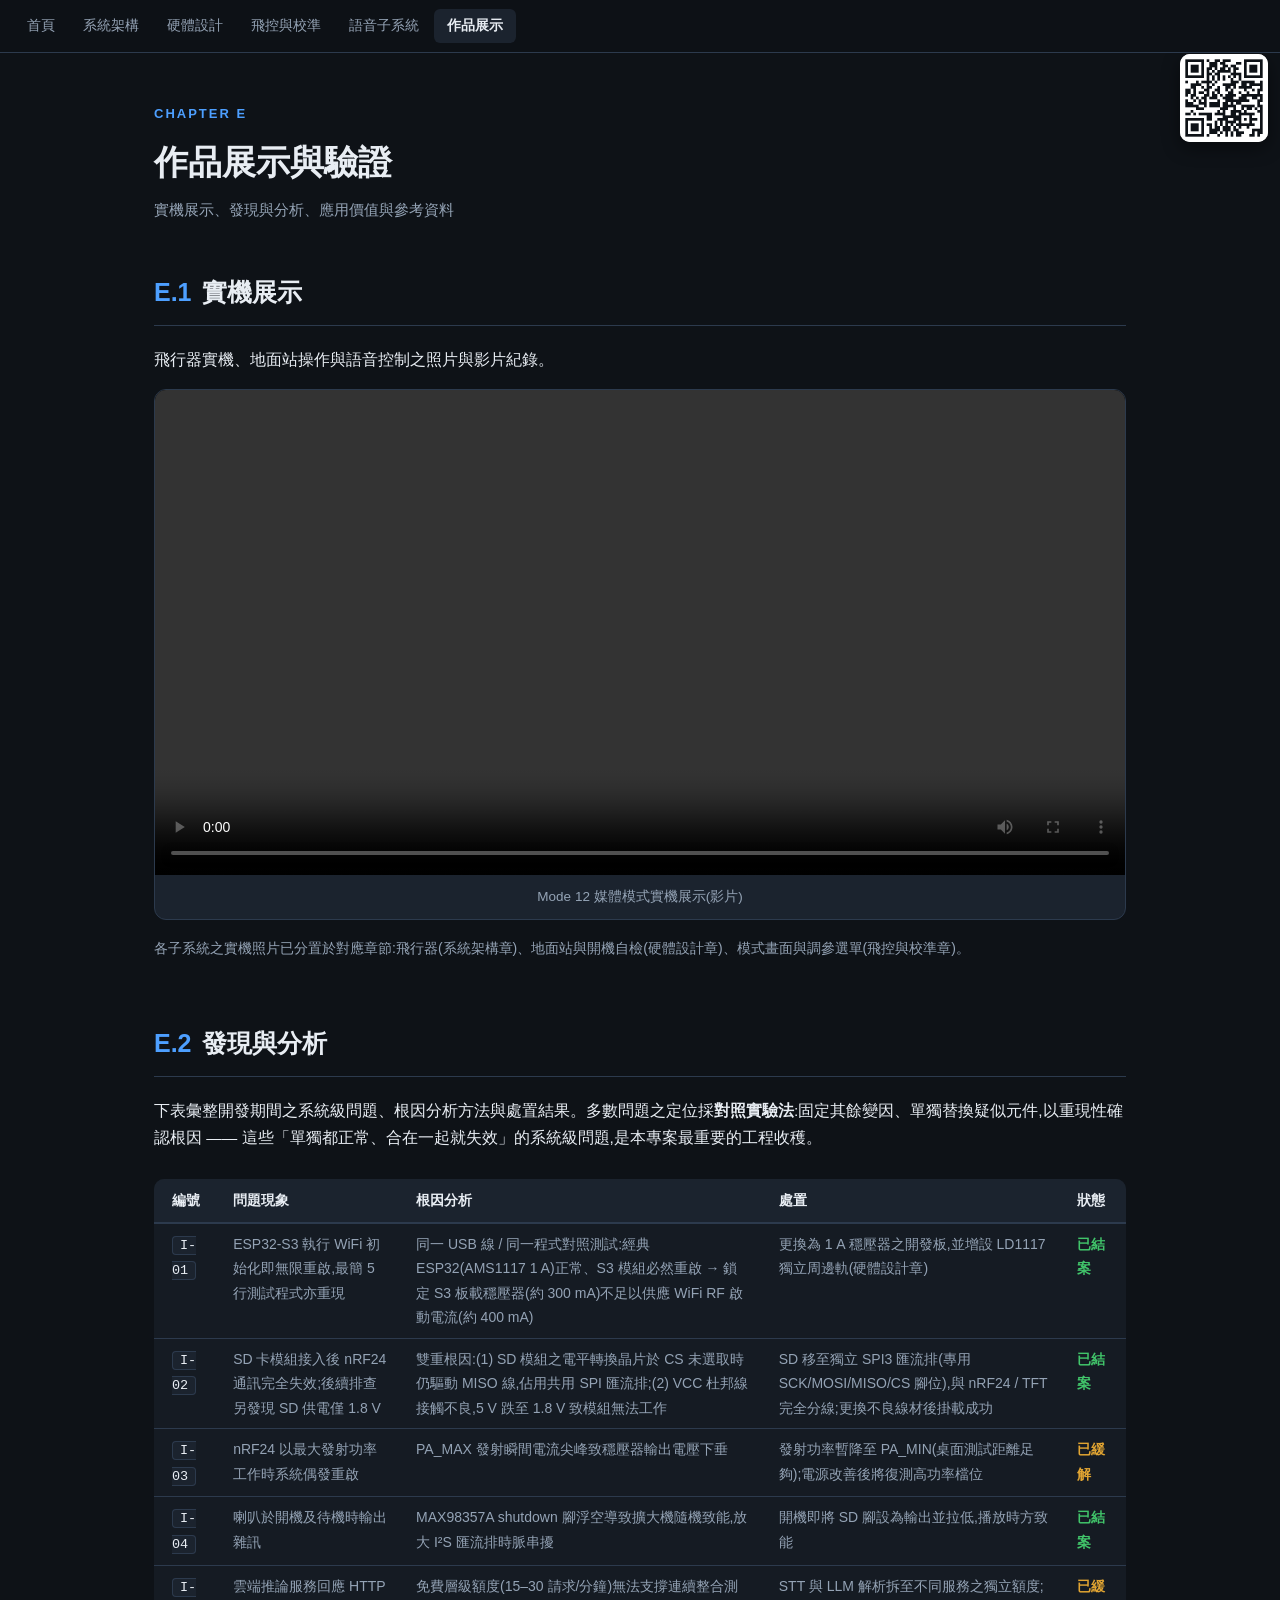
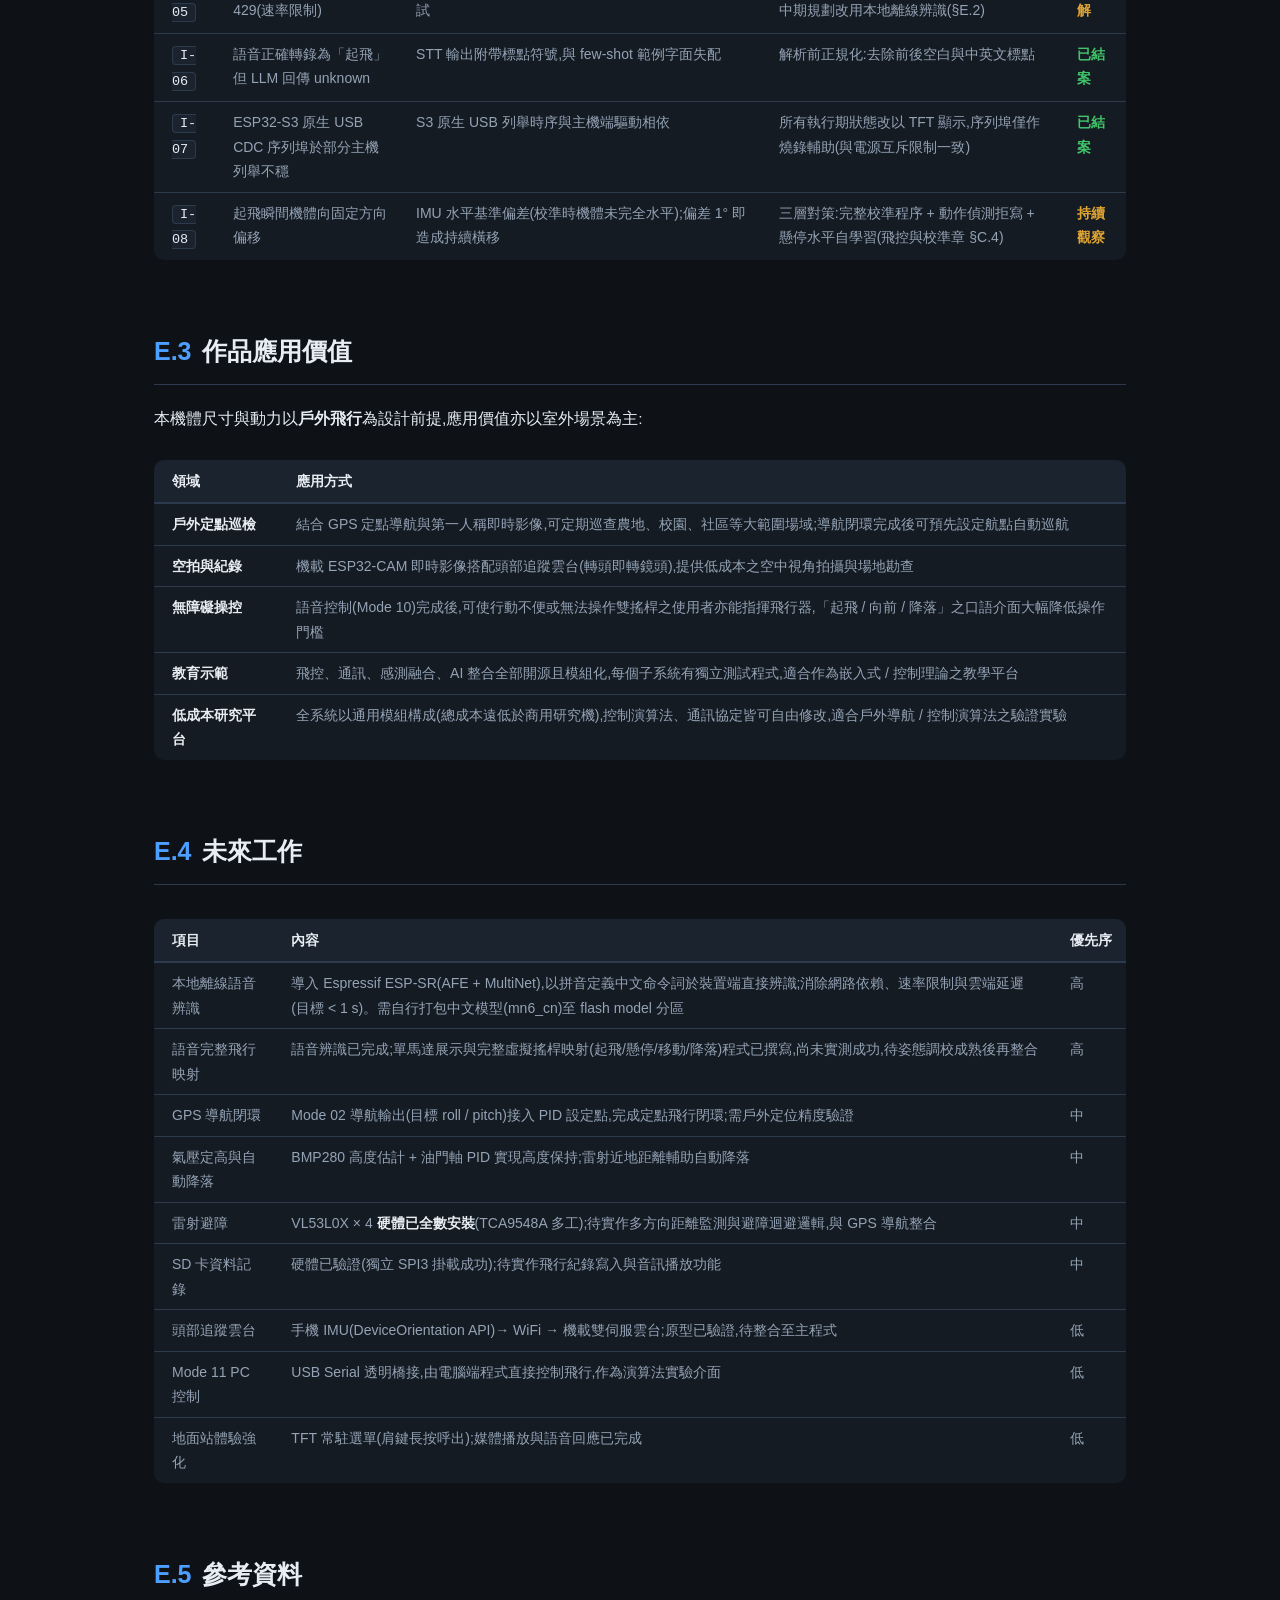
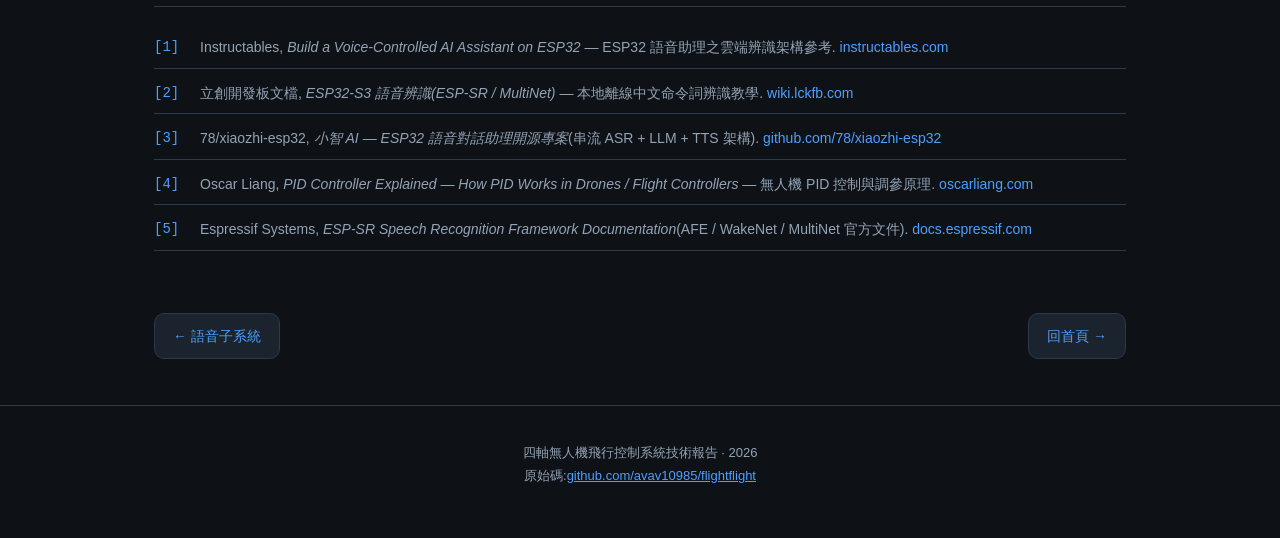
<file: docs/testing.html>
<!DOCTYPE html>
<html lang="zh-Hant">
<head>
<meta charset="UTF-8">
<meta name="viewport" content="width=device-width, initial-scale=1.0">
<title>測試與驗證 — 四軸無人機技術報告</title>
<link rel="stylesheet" href="style.css">
</head>
<body>

<div class="qr-fixed">
  <a href="index.html" title="本報告網址">
    <img src="qr.png" alt="本報告網址 QR code">
  </a>
</div>

<nav>
  <a href="index.html">首頁</a>
  <a href="architecture.html">系統架構</a>
  <a href="hardware.html">硬體設計</a>
  <a href="control.html">飛控與校準</a>
  <a href="voice.html">語音子系統</a>
  <a href="testing.html" class="active">作品展示</a>
</nav>

<div class="page-head">
  <div class="crumb">CHAPTER E</div>
  <h1>作品展示與驗證</h1>
  <div class="desc">實機展示、發現與分析、應用價值與參考資料</div>
</div>

<section>
  <h2><span class="no">E.1</span>實機展示</h2>
  <p>飛行器實機、地面站操作與語音控制之照片與影片紀錄。</p>
  <div class="media-grid">
    <figure><video src="media/mode12-demo.mp4" controls preload="metadata"></video><figcaption>Mode 12 媒體模式實機展示(影片)</figcaption></figure>
  </div>
  <p style="color:var(--dim);font-size:14px">各子系統之實機照片已分置於對應章節:飛行器(系統架構章)、地面站與開機自檢(硬體設計章)、模式畫面與調參選單(飛控與校準章)。</p>
</section>

<section>
  <h2><span class="no">E.2</span>發現與分析</h2>
  <p>下表彙整開發期間之系統級問題、根因分析方法與處置結果。多數問題之定位採<b>對照實驗法</b>:固定其餘變因、單獨替換疑似元件,以重現性確認根因 —— 這些「單獨都正常、合在一起就失效」的系統級問題,是本專案最重要的工程收穫。</p>
  <div class="table-scroll"><table>
    <tr><th>編號</th><th>問題現象</th><th>根因分析</th><th>處置</th><th>狀態</th></tr>
    <tr>
      <td><code>I-01</code></td>
      <td>ESP32-S3 執行 WiFi 初始化即無限重啟,最簡 5 行測試程式亦重現</td>
      <td>同一 USB 線 / 同一程式對照測試:經典 ESP32(AMS1117 1 A)正常、S3 模組必然重啟 → 鎖定 S3 板載穩壓器(約 300 mA)不足以供應 WiFi RF 啟動電流(約 400 mA)</td>
      <td>更換為 1 A 穩壓器之開發板,並增設 LD1117 獨立周邊軌(硬體設計章)</td>
      <td class="st-done">已結案</td>
    </tr>
    <tr>
      <td><code>I-02</code></td>
      <td>SD 卡模組接入後 nRF24 通訊完全失效;後續排查另發現 SD 供電僅 1.8 V</td>
      <td>雙重根因:(1) SD 模組之電平轉換晶片於 CS 未選取時仍驅動 MISO 線,佔用共用 SPI 匯流排;(2) VCC 杜邦線接觸不良,5 V 跌至 1.8 V 致模組無法工作</td>
      <td>SD 移至獨立 SPI3 匯流排(專用 SCK/MOSI/MISO/CS 腳位),與 nRF24 / TFT 完全分線;更換不良線材後掛載成功</td>
      <td class="st-done">已結案</td>
    </tr>
    <tr>
      <td><code>I-03</code></td>
      <td>nRF24 以最大發射功率工作時系統偶發重啟</td>
      <td>PA_MAX 發射瞬間電流尖峰致穩壓器輸出電壓下垂</td>
      <td>發射功率暫降至 PA_MIN(桌面測試距離足夠);電源改善後將復測高功率檔位</td>
      <td class="st-part">已緩解</td>
    </tr>
    <tr>
      <td><code>I-04</code></td>
      <td>喇叭於開機及待機時輸出雜訊</td>
      <td>MAX98357A shutdown 腳浮空導致擴大機隨機致能,放大 I²S 匯流排時脈串擾</td>
      <td>開機即將 SD 腳設為輸出並拉低,播放時方致能</td>
      <td class="st-done">已結案</td>
    </tr>
    <tr>
      <td><code>I-05</code></td>
      <td>雲端推論服務回應 HTTP 429(速率限制)</td>
      <td>免費層級額度(15–30 請求/分鐘)無法支撐連續整合測試</td>
      <td>STT 與 LLM 解析拆至不同服務之獨立額度;中期規劃改用本地離線辨識(§E.2)</td>
      <td class="st-part">已緩解</td>
    </tr>
    <tr>
      <td><code>I-06</code></td>
      <td>語音正確轉錄為「起飛」但 LLM 回傳 unknown</td>
      <td>STT 輸出附帶標點符號,與 few-shot 範例字面失配</td>
      <td>解析前正規化:去除前後空白與中英文標點</td>
      <td class="st-done">已結案</td>
    </tr>
    <tr>
      <td><code>I-07</code></td>
      <td>ESP32-S3 原生 USB CDC 序列埠於部分主機列舉不穩</td>
      <td>S3 原生 USB 列舉時序與主機端驅動相依</td>
      <td>所有執行期狀態改以 TFT 顯示,序列埠僅作燒錄輔助(與電源互斥限制一致)</td>
      <td class="st-done">已結案</td>
    </tr>
    <tr>
      <td><code>I-08</code></td>
      <td>起飛瞬間機體向固定方向偏移</td>
      <td>IMU 水平基準偏差(校準時機體未完全水平);偏差 1° 即造成持續橫移</td>
      <td>三層對策:完整校準程序 + 動作偵測拒寫 + 懸停水平自學習(飛控與校準章 §C.4)</td>
      <td class="st-part">持續觀察</td>
    </tr>
  </table></div>
</section>

<section>
  <h2><span class="no">E.3</span>作品應用價值</h2>
  <p>本機體尺寸與動力以<b>戶外飛行</b>為設計前提,應用價值亦以室外場景為主:</p>
  <div class="table-scroll"><table>
    <tr><th>領域</th><th>應用方式</th></tr>
    <tr><td><b>戶外定點巡檢</b></td><td>結合 GPS 定點導航與第一人稱即時影像,可定期巡查農地、校園、社區等大範圍場域;導航閉環完成後可預先設定航點自動巡航</td></tr>
    <tr><td><b>空拍與紀錄</b></td><td>機載 ESP32-CAM 即時影像搭配頭部追蹤雲台(轉頭即轉鏡頭),提供低成本之空中視角拍攝與場地勘查</td></tr>
    <tr><td><b>無障礙操控</b></td><td>語音控制(Mode 10)完成後,可使行動不便或無法操作雙搖桿之使用者亦能指揮飛行器,「起飛 / 向前 / 降落」之口語介面大幅降低操作門檻</td></tr>
    <tr><td><b>教育示範</b></td><td>飛控、通訊、感測融合、AI 整合全部開源且模組化,每個子系統有獨立測試程式,適合作為嵌入式 / 控制理論之教學平台</td></tr>
    <tr><td><b>低成本研究平台</b></td><td>全系統以通用模組構成(總成本遠低於商用研究機),控制演算法、通訊協定皆可自由修改,適合戶外導航 / 控制演算法之驗證實驗</td></tr>
  </table></div>
</section>

<section>
  <h2><span class="no">E.4</span>未來工作</h2>
  <div class="table-scroll"><table>
    <tr><th>項目</th><th>內容</th><th>優先序</th></tr>
    <tr><td>本地離線語音辨識</td><td>導入 Espressif ESP-SR(AFE + MultiNet),以拼音定義中文命令詞於裝置端直接辨識;消除網路依賴、速率限制與雲端延遲(目標 &lt; 1 s)。需自行打包中文模型(mn6_cn)至 flash model 分區</td><td>高</td></tr>
    <tr><td>語音完整飛行映射</td><td>語音辨識已完成;單馬達展示與完整虛擬搖桿映射(起飛/懸停/移動/降落)程式已撰寫,尚未實測成功,待姿態調校成熟後再整合</td><td>高</td></tr>
    <tr><td>GPS 導航閉環</td><td>Mode 02 導航輸出(目標 roll / pitch)接入 PID 設定點,完成定點飛行閉環;需戶外定位精度驗證</td><td>中</td></tr>
    <tr><td>氣壓定高與自動降落</td><td>BMP280 高度估計 + 油門軸 PID 實現高度保持;雷射近地距離輔助自動降落</td><td>中</td></tr>
    <tr><td>雷射避障</td><td>VL53L0X × 4 <b>硬體已全數安裝</b>(TCA9548A 多工);待實作多方向距離監測與避障迴避邏輯,與 GPS 導航整合</td><td>中</td></tr>
    <tr><td>SD 卡資料記錄</td><td>硬體已驗證(獨立 SPI3 掛載成功);待實作飛行紀錄寫入與音訊播放功能</td><td>中</td></tr>
    <tr><td>頭部追蹤雲台</td><td>手機 IMU(DeviceOrientation API)→ WiFi → 機載雙伺服雲台;原型已驗證,待整合至主程式</td><td>低</td></tr>
    <tr><td>Mode 11 PC 控制</td><td>USB Serial 透明橋接,由電腦端程式直接控制飛行,作為演算法實驗介面</td><td>低</td></tr>
    <tr><td>地面站體驗強化</td><td>TFT 常駐選單(肩鍵長按呼出);媒體播放與語音回應已完成</td><td>低</td></tr>
  </table></div>
</section>

<section class="refs" id="refs">
  <h2><span class="no">E.5</span>參考資料</h2>
  <ol>
    <li>Instructables, <i>Build a Voice-Controlled AI Assistant on ESP32</i> — ESP32 語音助理之雲端辨識架構參考. <a href="https://www.instructables.com/Build-a-Voice-Controlled-AI-Assistant-on-ESP32-Usi/" target="_blank">instructables.com</a></li>
    <li>立創開發板文檔, <i>ESP32-S3 語音辨識(ESP-SR / MultiNet)</i> — 本地離線中文命令詞辨識教學. <a href="https://wiki.lckfb.com/zh-hans/szpi-esp32s3/beginner/voice-recognition.html" target="_blank">wiki.lckfb.com</a></li>
    <li>78/xiaozhi-esp32, <i>小智 AI — ESP32 語音對話助理開源專案</i>(串流 ASR + LLM + TTS 架構). <a href="https://github.com/78/xiaozhi-esp32" target="_blank">github.com/78/xiaozhi-esp32</a></li>
    <li>Oscar Liang, <i>PID Controller Explained — How PID Works in Drones / Flight Controllers</i> — 無人機 PID 控制與調參原理. <a href="https://oscarliang.com/pid/" target="_blank">oscarliang.com</a></li>
    <li>Espressif Systems, <i>ESP-SR Speech Recognition Framework Documentation</i>(AFE / WakeNet / MultiNet 官方文件). <a href="https://docs.espressif.com/projects/esp-sr/zh_CN/latest/esp32s3/" target="_blank">docs.espressif.com</a></li>
  </ol>
</section>

<div class="pager">
  <a href="voice.html">← 語音子系統</a>
  <a href="index.html">回首頁 →</a>
</div>

<footer>
  四軸無人機飛行控制系統技術報告 · 2026<br>
  原始碼:<a href="https://github.com/avav10985/flightflight" target="_blank">github.com/avav10985/flightflight</a>
</footer>
</body>
</html>
</file>
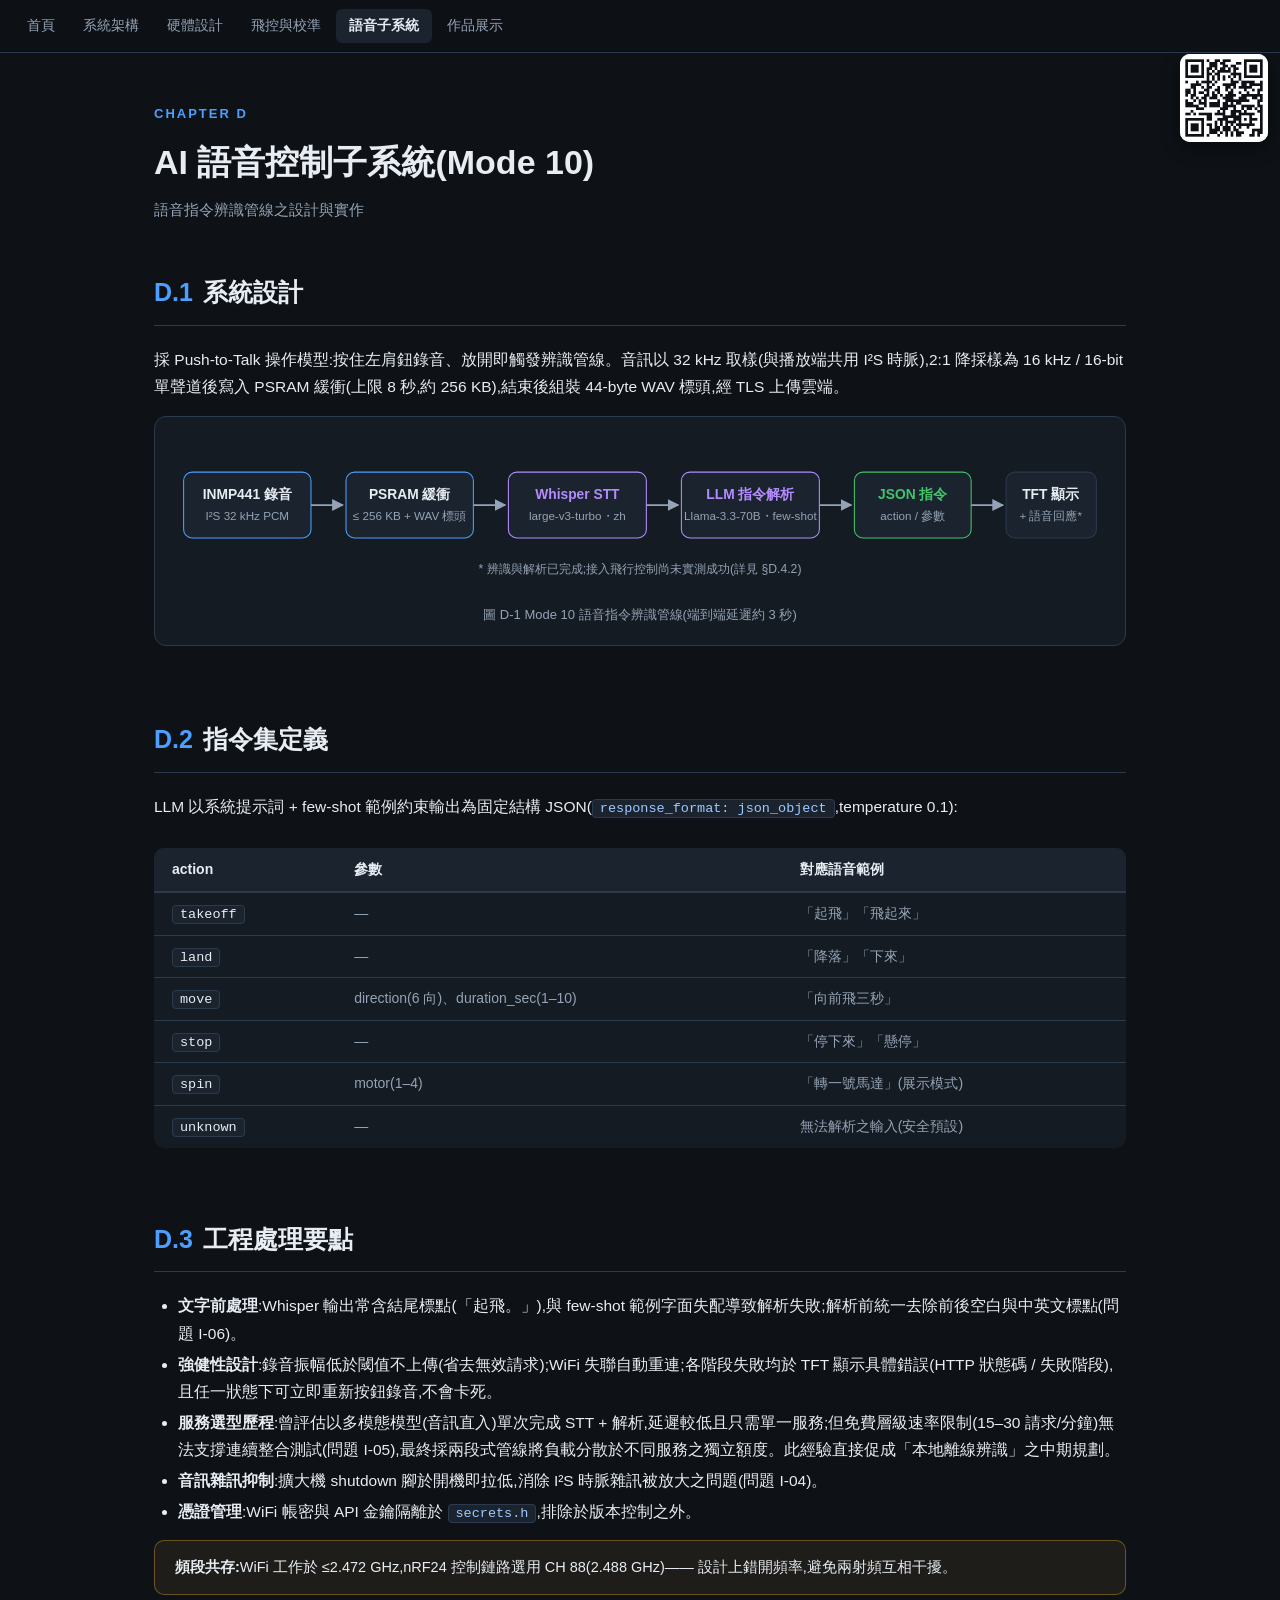
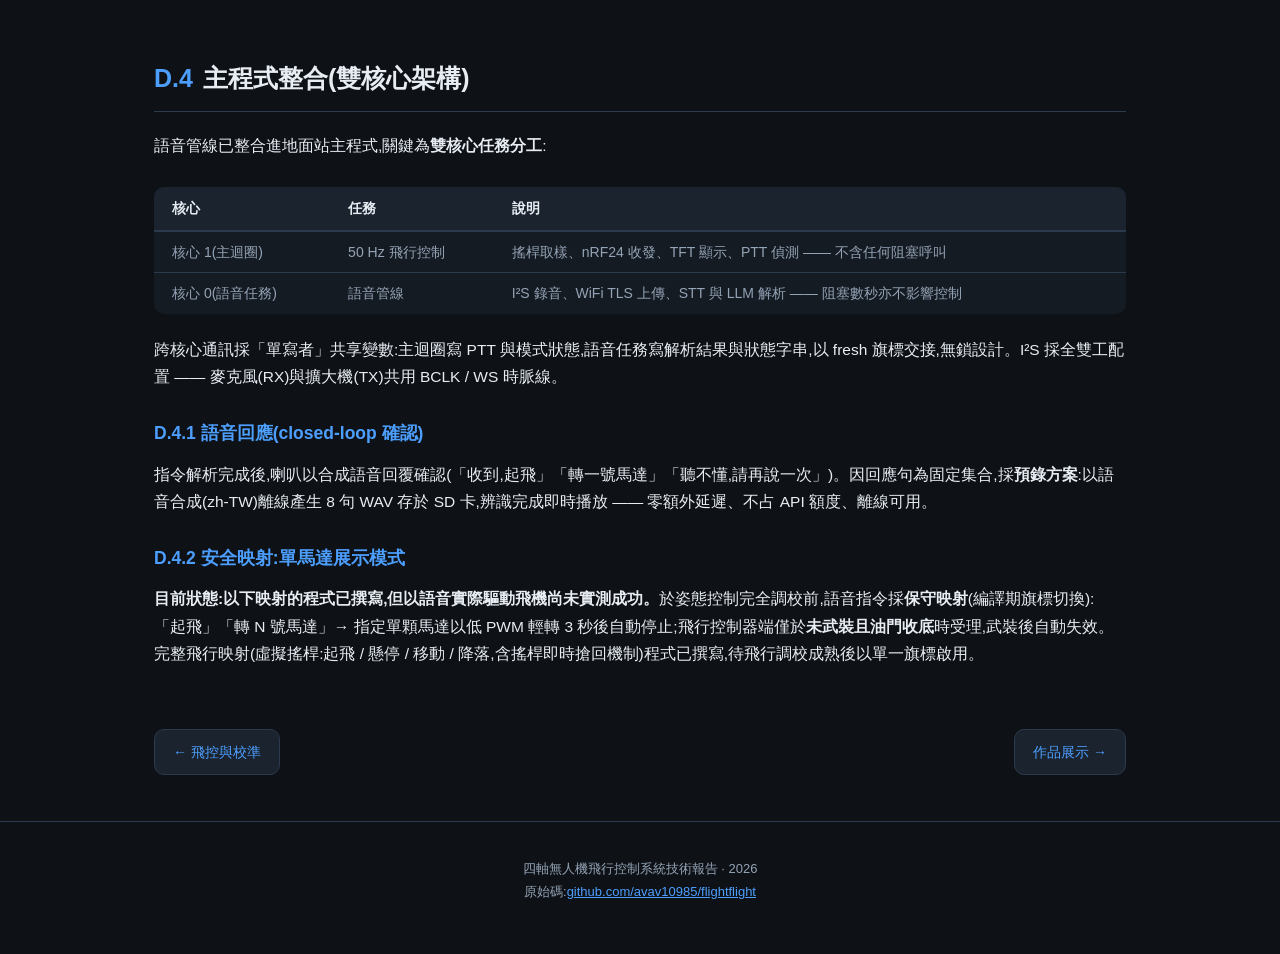
<file: docs/voice.html>
<!DOCTYPE html>
<html lang="zh-Hant">
<head>
<meta charset="UTF-8">
<meta name="viewport" content="width=device-width, initial-scale=1.0">
<title>語音子系統 — 四軸無人機技術報告</title>
<link rel="stylesheet" href="style.css">
</head>
<body>

<div class="qr-fixed">
  <a href="index.html" title="本報告網址">
    <img src="qr.png" alt="本報告網址 QR code">
  </a>
</div>

<nav>
  <a href="index.html">首頁</a>
  <a href="architecture.html">系統架構</a>
  <a href="hardware.html">硬體設計</a>
  <a href="control.html">飛控與校準</a>
  <a href="voice.html" class="active">語音子系統</a>
  <a href="testing.html">作品展示</a>
</nav>

<div class="page-head">
  <div class="crumb">CHAPTER D</div>
  <h1>AI 語音控制子系統(Mode 10)</h1>
  <div class="desc">語音指令辨識管線之設計與實作</div>
</div>

<section>
  <h2><span class="no">D.1</span>系統設計</h2>
  <p>採 Push-to-Talk 操作模型:按住左肩鈕錄音、放開即觸發辨識管線。音訊以 32 kHz 取樣(與播放端共用 I²S 時脈),2:1 降採樣為 16 kHz / 16-bit 單聲道後寫入 PSRAM 緩衝(上限 8 秒,約 256 KB),結束後組裝 44-byte WAV 標頭,經 TLS 上傳雲端。</p>

  <div class="diagram">
    <svg viewBox="0 0 880 150" font-family="'Noto Sans TC',sans-serif">
      <defs>
        <marker id="ar2" viewBox="0 0 10 10" refX="9" refY="5" markerWidth="7" markerHeight="7" orient="auto">
          <path d="M0 0 L10 5 L0 10 z" fill="#94a3b5"/>
        </marker>
      </defs>
      <g>
        <rect x="10" y="35" width="120" height="62" rx="8" fill="#1b232e" stroke="#4d9fff"/>
        <text x="70" y="60" fill="#e8edf3" font-size="13" text-anchor="middle" font-weight="bold">INMP441 錄音</text>
        <text x="70" y="80" fill="#94a3b5" font-size="11" text-anchor="middle">I²S 32 kHz PCM</text>
        <line x1="130" y1="66" x2="160" y2="66" stroke="#94a3b5" stroke-width="1.6" marker-end="url(#ar2)"/>
        <rect x="163" y="35" width="120" height="62" rx="8" fill="#1b232e" stroke="#4d9fff"/>
        <text x="223" y="60" fill="#e8edf3" font-size="13" text-anchor="middle" font-weight="bold">PSRAM 緩衝</text>
        <text x="223" y="80" fill="#94a3b5" font-size="11" text-anchor="middle">≤ 256 KB + WAV 標頭</text>
        <line x1="283" y1="66" x2="313" y2="66" stroke="#94a3b5" stroke-width="1.6" marker-end="url(#ar2)"/>
        <rect x="316" y="35" width="130" height="62" rx="8" fill="#1b232e" stroke="#b48cff"/>
        <text x="381" y="60" fill="#b48cff" font-size="13" text-anchor="middle" font-weight="bold">Whisper STT</text>
        <text x="381" y="80" fill="#94a3b5" font-size="11" text-anchor="middle">large-v3-turbo・zh</text>
        <line x1="446" y1="66" x2="476" y2="66" stroke="#94a3b5" stroke-width="1.6" marker-end="url(#ar2)"/>
        <rect x="479" y="35" width="130" height="62" rx="8" fill="#1b232e" stroke="#b48cff"/>
        <text x="544" y="60" fill="#b48cff" font-size="13" text-anchor="middle" font-weight="bold">LLM 指令解析</text>
        <text x="544" y="80" fill="#94a3b5" font-size="11" text-anchor="middle">Llama-3.3-70B・few-shot</text>
        <line x1="609" y1="66" x2="639" y2="66" stroke="#94a3b5" stroke-width="1.6" marker-end="url(#ar2)"/>
        <rect x="642" y="35" width="110" height="62" rx="8" fill="#1b232e" stroke="#41c46a"/>
        <text x="697" y="60" fill="#41c46a" font-size="13" text-anchor="middle" font-weight="bold">JSON 指令</text>
        <text x="697" y="80" fill="#94a3b5" font-size="11" text-anchor="middle">action / 參數</text>
        <line x1="752" y1="66" x2="782" y2="66" stroke="#94a3b5" stroke-width="1.6" marker-end="url(#ar2)"/>
        <rect x="785" y="35" width="85" height="62" rx="8" fill="#1b232e" stroke="#2c3a4d"/>
        <text x="827" y="60" fill="#e8edf3" font-size="13" text-anchor="middle" font-weight="bold">TFT 顯示</text>
        <text x="827" y="80" fill="#94a3b5" font-size="11" text-anchor="middle">+ 語音回應*</text>
      </g>
      <text x="440" y="130" fill="#94a3b5" font-size="11.5" text-anchor="middle">* 辨識與解析已完成;接入飛行控制尚未實測成功(詳見 §D.4.2)</text>
    </svg>
    <div class="cap">圖 D-1 Mode 10 語音指令辨識管線(端到端延遲約 3 秒)</div>
  </div>
</section>

<section>
  <h2><span class="no">D.2</span>指令集定義</h2>
  <p>LLM 以系統提示詞 + few-shot 範例約束輸出為固定結構 JSON(<code>response_format: json_object</code>,temperature 0.1):</p>
  <div class="table-scroll"><table>
    <tr><th>action</th><th>參數</th><th>對應語音範例</th></tr>
    <tr><td><code>takeoff</code></td><td>—</td><td>「起飛」「飛起來」</td></tr>
    <tr><td><code>land</code></td><td>—</td><td>「降落」「下來」</td></tr>
    <tr><td><code>move</code></td><td>direction(6 向)、duration_sec(1–10)</td><td>「向前飛三秒」</td></tr>
    <tr><td><code>stop</code></td><td>—</td><td>「停下來」「懸停」</td></tr>
    <tr><td><code>spin</code></td><td>motor(1–4)</td><td>「轉一號馬達」(展示模式)</td></tr>
    <tr><td><code>unknown</code></td><td>—</td><td>無法解析之輸入(安全預設)</td></tr>
  </table></div>
</section>

<section>
  <h2><span class="no">D.3</span>工程處理要點</h2>
  <ul>
    <li><b>文字前處理</b>:Whisper 輸出常含結尾標點(「起飛。」),與 few-shot 範例字面失配導致解析失敗;解析前統一去除前後空白與中英文標點(問題 I-06)。</li>
    <li><b>強健性設計</b>:錄音振幅低於閾值不上傳(省去無效請求);WiFi 失聯自動重連;各階段失敗均於 TFT 顯示具體錯誤(HTTP 狀態碼 / 失敗階段),且任一狀態下可立即重新按鈕錄音,不會卡死。</li>
    <li><b>服務選型歷程</b>:曾評估以多模態模型(音訊直入)單次完成 STT + 解析,延遲較低且只需單一服務;但免費層級速率限制(15–30 請求/分鐘)無法支撐連續整合測試(問題 I-05),最終採兩段式管線將負載分散於不同服務之獨立額度。此經驗直接促成「本地離線辨識」之中期規劃。</li>
    <li><b>音訊雜訊抑制</b>:擴大機 shutdown 腳於開機即拉低,消除 I²S 時脈雜訊被放大之問題(問題 I-04)。</li>
    <li><b>憑證管理</b>:WiFi 帳密與 API 金鑰隔離於 <code>secrets.h</code>,排除於版本控制之外。</li>
  </ul>

  <div class="callout">
    <b>頻段共存:</b>WiFi 工作於 ≤2.472 GHz,nRF24 控制鏈路選用 CH 88(2.488 GHz)—— 設計上錯開頻率,避免兩射頻互相干擾。
  </div>
</section>

<section>
  <h2><span class="no">D.4</span>主程式整合(雙核心架構)</h2>
  <p>語音管線已整合進地面站主程式,關鍵為<b>雙核心任務分工</b>:</p>
  <div class="table-scroll"><table>
    <tr><th>核心</th><th>任務</th><th>說明</th></tr>
    <tr><td>核心 1(主迴圈)</td><td>50 Hz 飛行控制</td><td>搖桿取樣、nRF24 收發、TFT 顯示、PTT 偵測 —— 不含任何阻塞呼叫</td></tr>
    <tr><td>核心 0(語音任務)</td><td>語音管線</td><td>I²S 錄音、WiFi TLS 上傳、STT 與 LLM 解析 —— 阻塞數秒亦不影響控制</td></tr>
  </table></div>
  <p>跨核心通訊採「單寫者」共享變數:主迴圈寫 PTT 與模式狀態,語音任務寫解析結果與狀態字串,以 fresh 旗標交接,無鎖設計。I²S 採全雙工配置 —— 麥克風(RX)與擴大機(TX)共用 BCLK / WS 時脈線。</p>

  <h3>D.4.1 語音回應(closed-loop 確認)</h3>
  <p>指令解析完成後,喇叭以合成語音回覆確認(「收到,起飛」「轉一號馬達」「聽不懂,請再說一次」)。因回應句為固定集合,採<b>預錄方案</b>:以語音合成(zh-TW)離線產生 8 句 WAV 存於 SD 卡,辨識完成即時播放 —— 零額外延遲、不占 API 額度、離線可用。</p>

  <h3>D.4.2 安全映射:單馬達展示模式</h3>
  <p><b>目前狀態:以下映射的程式已撰寫,但以語音實際驅動飛機尚未實測成功。</b>於姿態控制完全調校前,語音指令採<b>保守映射</b>(編譯期旗標切換):「起飛」「轉 N 號馬達」→ 指定單顆馬達以低 PWM 輕轉 3 秒後自動停止;飛行控制器端僅於<b>未武裝且油門收底</b>時受理,武裝後自動失效。完整飛行映射(虛擬搖桿:起飛 / 懸停 / 移動 / 降落,含搖桿即時搶回機制)程式已撰寫,待飛行調校成熟後以單一旗標啟用。</p>
</section>

<div class="pager">
  <a href="control.html">← 飛控與校準</a>
  <a href="testing.html">作品展示 →</a>
</div>

<footer>
  四軸無人機飛行控制系統技術報告 · 2026<br>
  原始碼:<a href="https://github.com/avav10985/flightflight" target="_blank">github.com/avav10985/flightflight</a>
</footer>
</body>
</html>
</file>
<file: docs/style.css>
:root {
  --bg: #0e1217;
  --bg2: #151b23;
  --card: #1b232e;
  --line: #2c3a4d;
  --text: #e8edf3;
  --dim: #94a3b5;
  --accent: #4d9fff;
  --green: #41c46a;
  --orange: #e0a432;
  --red: #f06058;
  --purple: #b48cff;
}
* { margin: 0; padding: 0; box-sizing: border-box; }
html { scroll-behavior: smooth; }
body {
  background: var(--bg); color: var(--text);
  font-family: "Noto Sans TC", "Microsoft JhengHei", "PingFang TC", sans-serif;
  line-height: 1.75; font-size: 15.5px;
}
/* ===== 導覽 ===== */
nav {
  position: sticky; top: 0; z-index: 100;
  background: rgba(14,18,23,.94); backdrop-filter: blur(8px);
  border-bottom: 1px solid var(--line);
  display: flex; gap: 2px; padding: 9px 14px; overflow-x: auto;
}
nav a {
  color: var(--dim); text-decoration: none; font-size: 13.5px;
  padding: 5px 13px; border-radius: 6px; white-space: nowrap; transition: all .15s;
}
nav a:hover { color: var(--text); background: var(--card); }
nav a.active { color: var(--text); background: var(--card); font-weight: 700; }
/* ===== 頁首 ===== */
.page-head {
  max-width: 1020px; margin: 0 auto; padding: 50px 24px 8px;
}
.page-head .crumb { color: var(--accent); font-size: 13px; letter-spacing: 2px; font-weight: 700; }
.page-head h1 { font-size: clamp(24px, 4vw, 34px); font-weight: 900; margin: 8px 0 4px; }
.page-head .desc { color: var(--dim); font-size: 15px; }
/* ===== 區塊 ===== */
section { max-width: 1020px; margin: 0 auto; padding: 40px 24px 8px; }
section > h2 {
  font-size: clamp(20px, 3.2vw, 25px); font-weight: 800;
  padding-bottom: 10px; border-bottom: 1px solid var(--line); margin-bottom: 20px;
}
section > h2 .no { color: var(--accent); margin-right: 10px; }
section h3 { font-size: 17.5px; font-weight: 700; margin: 28px 0 12px; color: var(--accent); }
section p { margin-bottom: 14px; }
section ul, section ol { padding-left: 24px; margin-bottom: 14px; }
section li { margin: 4px 0; }
code {
  background: var(--card); border: 1px solid var(--line); border-radius: 4px;
  padding: 1px 7px; font-size: 13.5px; font-family: Consolas, "Courier New", monospace;
  color: #9ecbff;
}
.formula {
  background: var(--card); border: 1px solid var(--line); border-left: 3px solid var(--accent);
  border-radius: 8px; padding: 14px 20px; margin: 14px 0;
  font-family: Consolas, monospace; font-size: 14px; overflow-x: auto; white-space: pre;
  line-height: 1.9; color: #cfe3ff;
}
.callout {
  background: rgba(224,164,50,.08); border: 1px solid rgba(224,164,50,.4);
  border-radius: 10px; padding: 14px 20px; margin: 14px 0; font-size: 14.5px;
}
.callout.red { background: rgba(240,96,88,.08); border-color: rgba(240,96,88,.4); }
/* ===== 表格 ===== */
table {
  width: 100%; border-collapse: collapse; margin: 14px 0 22px;
  font-size: 14px; background: var(--bg2); border-radius: 10px; overflow: hidden;
}
th {
  background: var(--card); color: var(--text); text-align: left;
  padding: 9px 14px; font-weight: 700; border-bottom: 2px solid var(--line);
  white-space: nowrap;
}
td { padding: 8px 14px; border-bottom: 1px solid var(--line); color: var(--dim); vertical-align: top; }
td:first-child, th:first-child { padding-left: 18px; }
td b, td code { color: var(--text); }
tr:last-child td { border-bottom: none; }
.st-done { color: var(--green); font-weight: 700; }
.st-part { color: var(--orange); font-weight: 700; }
.st-todo { color: var(--dim); }
.table-scroll { overflow-x: auto; }
/* ===== SVG 圖 ===== */
.diagram {
  background: var(--bg2); border: 1px solid var(--line); border-radius: 12px;
  padding: 18px; margin: 16px 0 24px; overflow-x: auto;
}
.diagram svg { display: block; margin: 0 auto; max-width: 100%; height: auto; }
.diagram .cap { text-align: center; color: var(--dim); font-size: 13px; margin-top: 10px; }
/* ===== 首頁封面 ===== */
header.cover {
  max-width: 1020px; margin: 0 auto; padding: 80px 24px 50px;
  border-bottom: 2px solid var(--line);
  display: flex; justify-content: space-between; align-items: flex-start; gap: 30px;
}
header.cover .cover-text { flex: 1; }
header.cover .cover-qr { text-align: center; flex-shrink: 0; }
header.cover .cover-qr img {
  width: 140px; height: 140px; border-radius: 10px; display: block;
  border: 6px solid #fff;
}
header.cover .cover-qr span { display: block; color: var(--dim); font-size: 12px; margin-top: 8px; }
@media (max-width: 640px) { header.cover { flex-direction: column; } header.cover .cover-qr { align-self: center; } }
header.cover .doc-type { color: var(--accent); font-size: 14px; letter-spacing: 3px; font-weight: 700; }
header.cover h1 { font-size: clamp(26px, 4.5vw, 40px); font-weight: 900; margin: 10px 0 6px; line-height: 1.35; }
header.cover .subtitle { color: var(--dim); font-size: clamp(14px, 2.2vw, 17px); }
header.cover .meta {
  display: flex; flex-wrap: wrap; gap: 28px; margin-top: 28px;
  color: var(--dim); font-size: 13.5px;
}
header.cover .meta b { color: var(--text); display: block; font-size: 14.5px; font-weight: 600; }
/* ===== 章節導覽卡 ===== */
.chapter-cards {
  display: grid; grid-template-columns: repeat(auto-fit, minmax(280px, 1fr));
  gap: 16px; margin: 20px 0;
}
.chapter-cards a {
  display: block; background: var(--card); border: 1px solid var(--line);
  border-radius: 12px; padding: 20px 22px; text-decoration: none;
  transition: all .15s;
}
.chapter-cards a:hover { border-color: var(--accent); transform: translateY(-2px); }
.chapter-cards .ch-no { color: var(--accent); font-size: 12.5px; font-weight: 700; letter-spacing: 1px; }
.chapter-cards h3 { color: var(--text); font-size: 17px; margin: 4px 0 6px; }
.chapter-cards p { color: var(--dim); font-size: 13.5px; margin: 0; line-height: 1.6; }
/* ===== 架構互動圖 ===== */
.arch { display: grid; grid-template-columns: 1fr auto 1fr; gap: 14px; align-items: start; }
@media (max-width: 760px) { .arch { grid-template-columns: 1fr; } .arch-link { margin: 0 auto; } }
.arch-col { display: flex; flex-direction: column; gap: 8px; }
.arch-col h4 { text-align: center; font-size: 15.5px; padding: 9px; border-radius: 8px; }
.col-handle h4 { background: rgba(77,159,255,.12); color: var(--accent); }
.col-drone  h4 { background: rgba(65,196,106,.12); color: var(--green); }
.arch-link { align-self: center; text-align: center; color: var(--dim); font-size: 12.5px; padding: 8px 4px; line-height: 1.55; }
.arch-link b { color: var(--orange); font-size: 14px; }
.node {
  background: var(--card); border: 1px solid var(--line); border-radius: 8px;
  padding: 8px 13px; cursor: pointer; transition: all .15s; font-size: 14px;
}
.node small { display: block; color: var(--dim); font-size: 12px; }
.node:hover { border-color: var(--accent); }
.node.sel { border-color: var(--accent); background: rgba(77,159,255,.10); }
.node.cloud { border-style: dashed; }
.arch-detail {
  margin-top: 18px; background: var(--bg2); border: 1px solid var(--line);
  border-radius: 12px; padding: 20px 24px; min-height: 110px;
}
.arch-detail h4 { color: var(--accent); font-size: 16.5px; margin-bottom: 6px; }
.arch-detail p { font-size: 14.5px; margin-bottom: 0; }
.arch-detail .extra { margin-top: 10px; padding-top: 10px; border-top: 1px dashed var(--line); color: var(--dim); font-size: 13.5px; }
/* ===== 參考資料 ===== */
.refs ol { counter-reset: ref; list-style: none; padding-left: 0; }
.refs li {
  counter-increment: ref; padding: 8px 0 8px 46px; position: relative;
  border-bottom: 1px solid var(--line); color: var(--dim); font-size: 14px;
}
.refs li::before {
  content: "[" counter(ref) "]"; position: absolute; left: 0; color: var(--accent);
  font-family: Consolas, monospace;
}
.refs a { color: var(--accent); text-decoration: none; }
.refs a:hover { text-decoration: underline; }
/* ===== 程式碼區塊 ===== */
.codeblock {
  background: #11161d; border: 1px solid var(--line); border-radius: 10px;
  padding: 16px 20px; margin: 14px 0;
  font-family: Consolas, "Courier New", monospace; font-size: 13.5px;
  overflow-x: auto; white-space: pre; line-height: 1.8; color: #cfe3ff;
}
.codeblock .cm { color: #6f8499; }
.codeblock .kw { color: #ff9e64; }
.codeblock .fn { color: #7ee2a8; }
.code-note {
  background: var(--bg2); border-left: 3px solid var(--green);
  border-radius: 0 8px 8px 0; padding: 10px 18px; margin: -6px 0 18px;
  font-size: 14px; color: var(--dim);
}
/* ===== 媒體展示 ===== */
.media-grid {
  display: grid; grid-template-columns: repeat(auto-fit, minmax(260px, 1fr));
  gap: 16px; margin: 16px 0;
}
.media-grid figure {
  background: var(--card); border: 1px solid var(--line); border-radius: 12px;
  overflow: hidden;
}
.media-grid img, .media-grid video { width: 100%; display: block; background: #000; }
.media-grid figcaption { padding: 10px 14px; font-size: 13.5px; color: var(--dim); text-align: center; }
.media-placeholder {
  border: 2px dashed var(--line); border-radius: 12px; padding: 36px 20px;
  text-align: center; color: var(--dim); font-size: 14px; margin: 16px 0;
}
.cite { color: var(--accent); text-decoration: none; font-size: 12px; vertical-align: super; }
/* ===== 上下頁 ===== */
.pager {
  max-width: 1020px; margin: 40px auto 0; padding: 0 24px;
  display: flex; justify-content: space-between; gap: 12px;
}
.pager a {
  color: var(--accent); text-decoration: none; font-size: 14px;
  padding: 10px 18px; border: 1px solid var(--line); border-radius: 10px;
  background: var(--card); transition: all .15s;
}
.pager a:hover { border-color: var(--accent); }
footer {
  text-align: center; color: var(--dim); font-size: 13px;
  padding: 36px 20px 50px; border-top: 1px solid var(--line); margin-top: 46px;
}
footer a { color: var(--accent); }

/* ===== 固定右上角 QR ===== */
.qr-fixed {
  position: fixed; top: 54px; right: 12px; z-index: 90;   /* nav 下方,不壓導覽列 */
  width: 88px; height: 88px; border-radius: 10px; overflow: hidden;
  box-shadow: 0 6px 18px rgba(0,0,0,.45); background: #fff;
  display: flex; align-items: center; justify-content: center;
}
.qr-fixed img { width: 100%; height: 100%; object-fit: cover; display: block; }
@media (max-width: 640px) { .qr-fixed { width: 56px; height: 56px; top: 50px; right: 8px; } }
</file>
